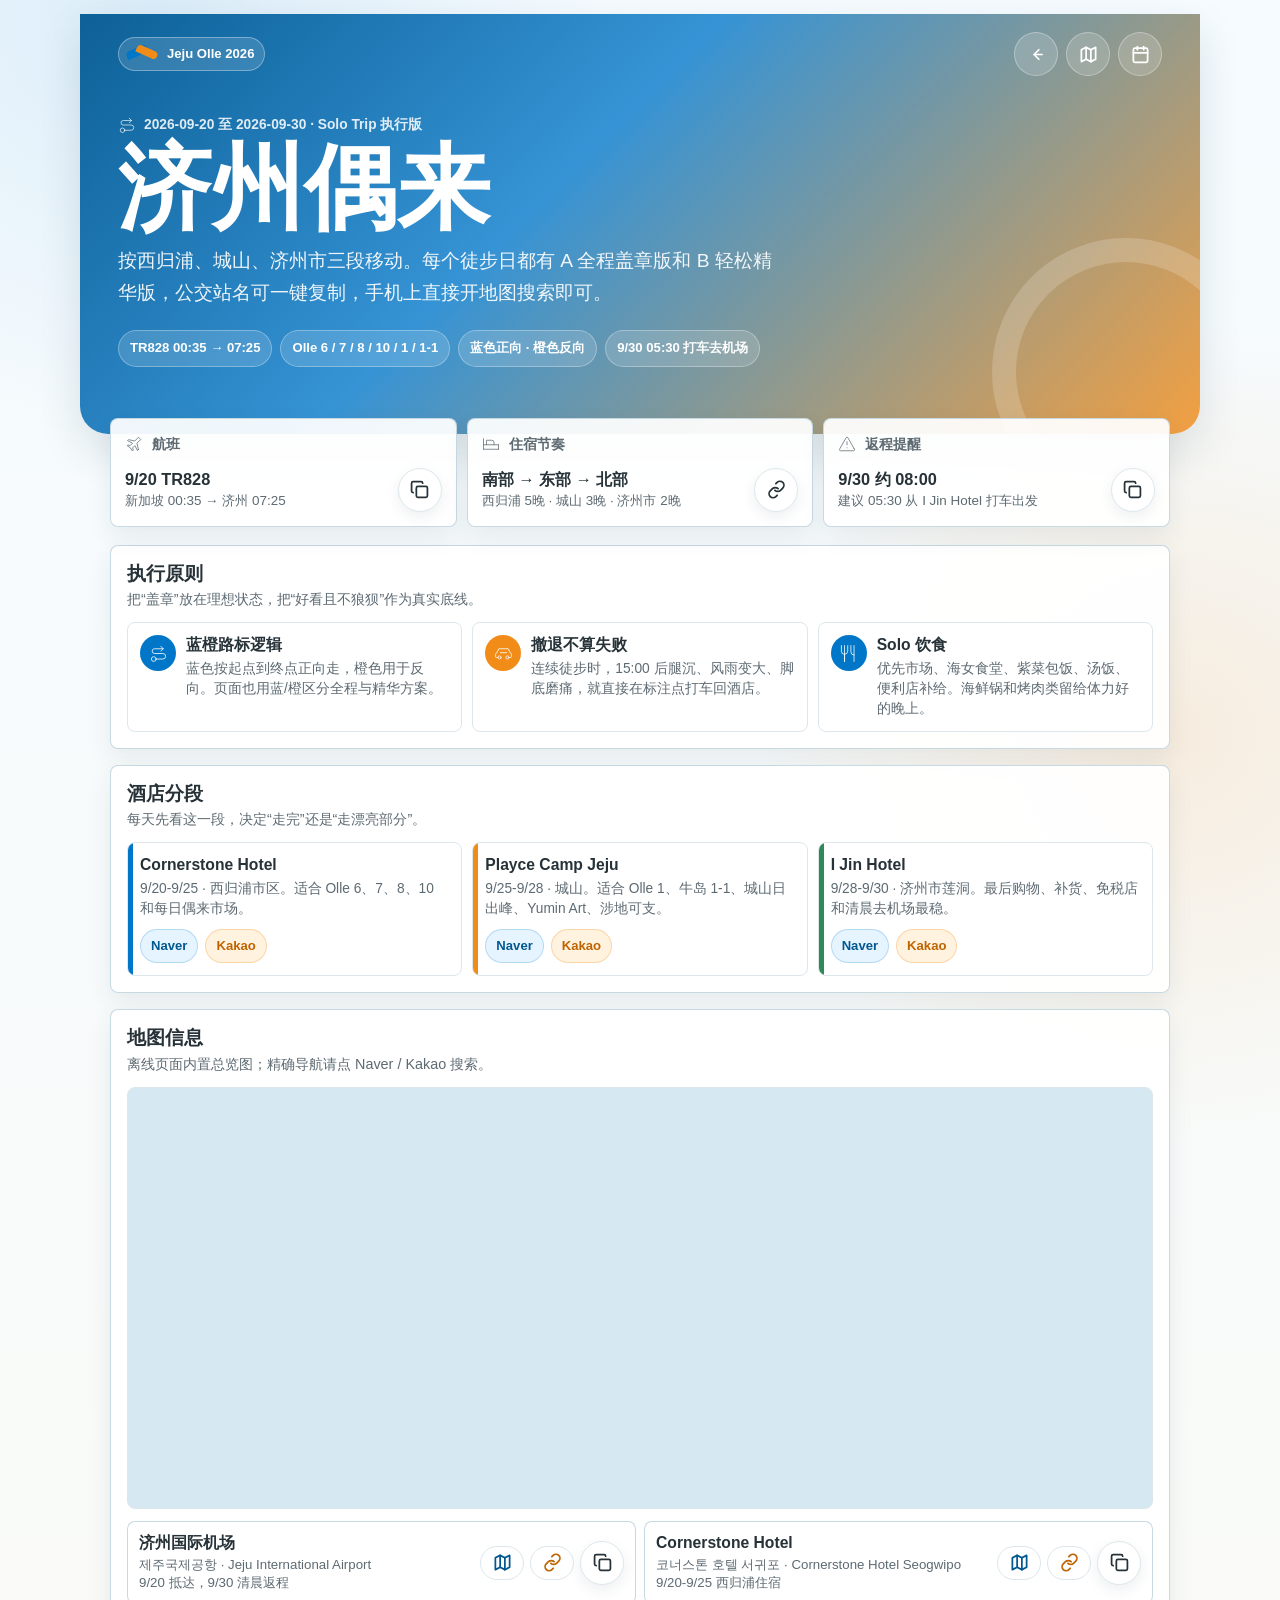
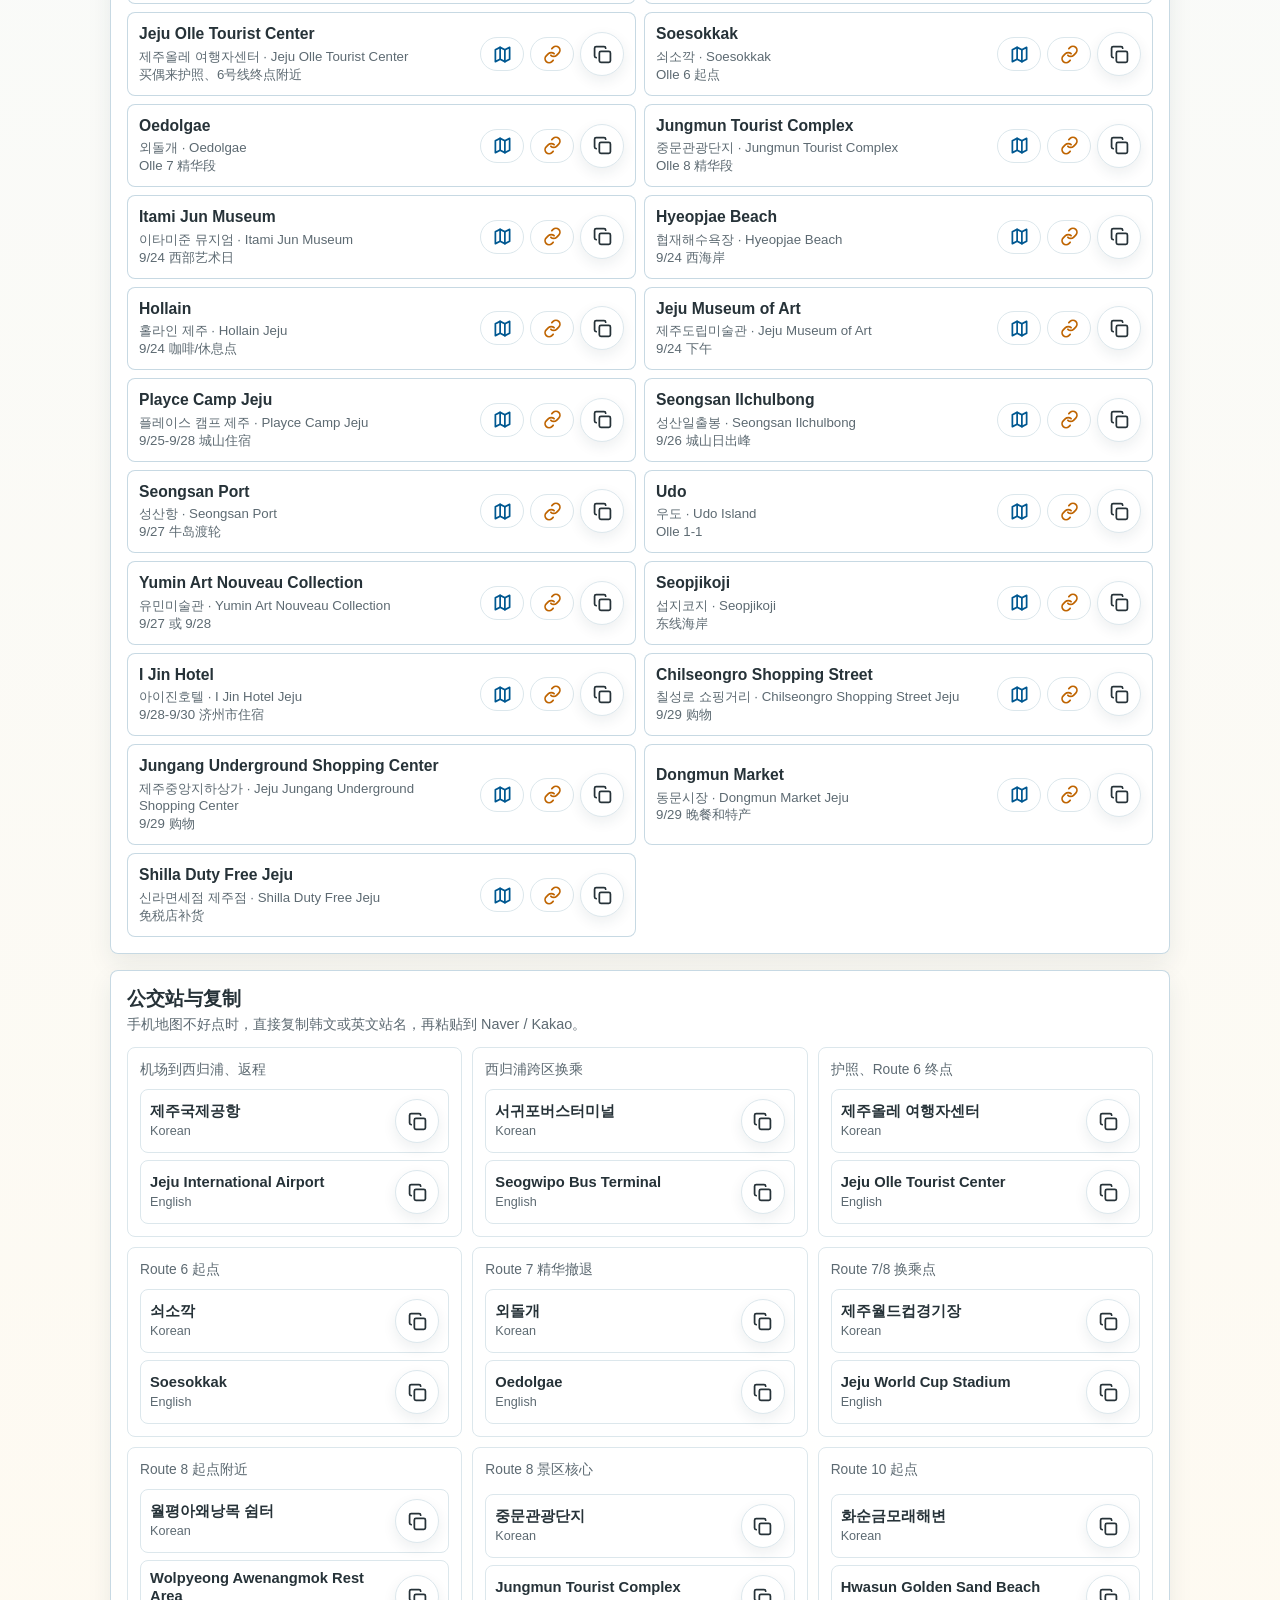
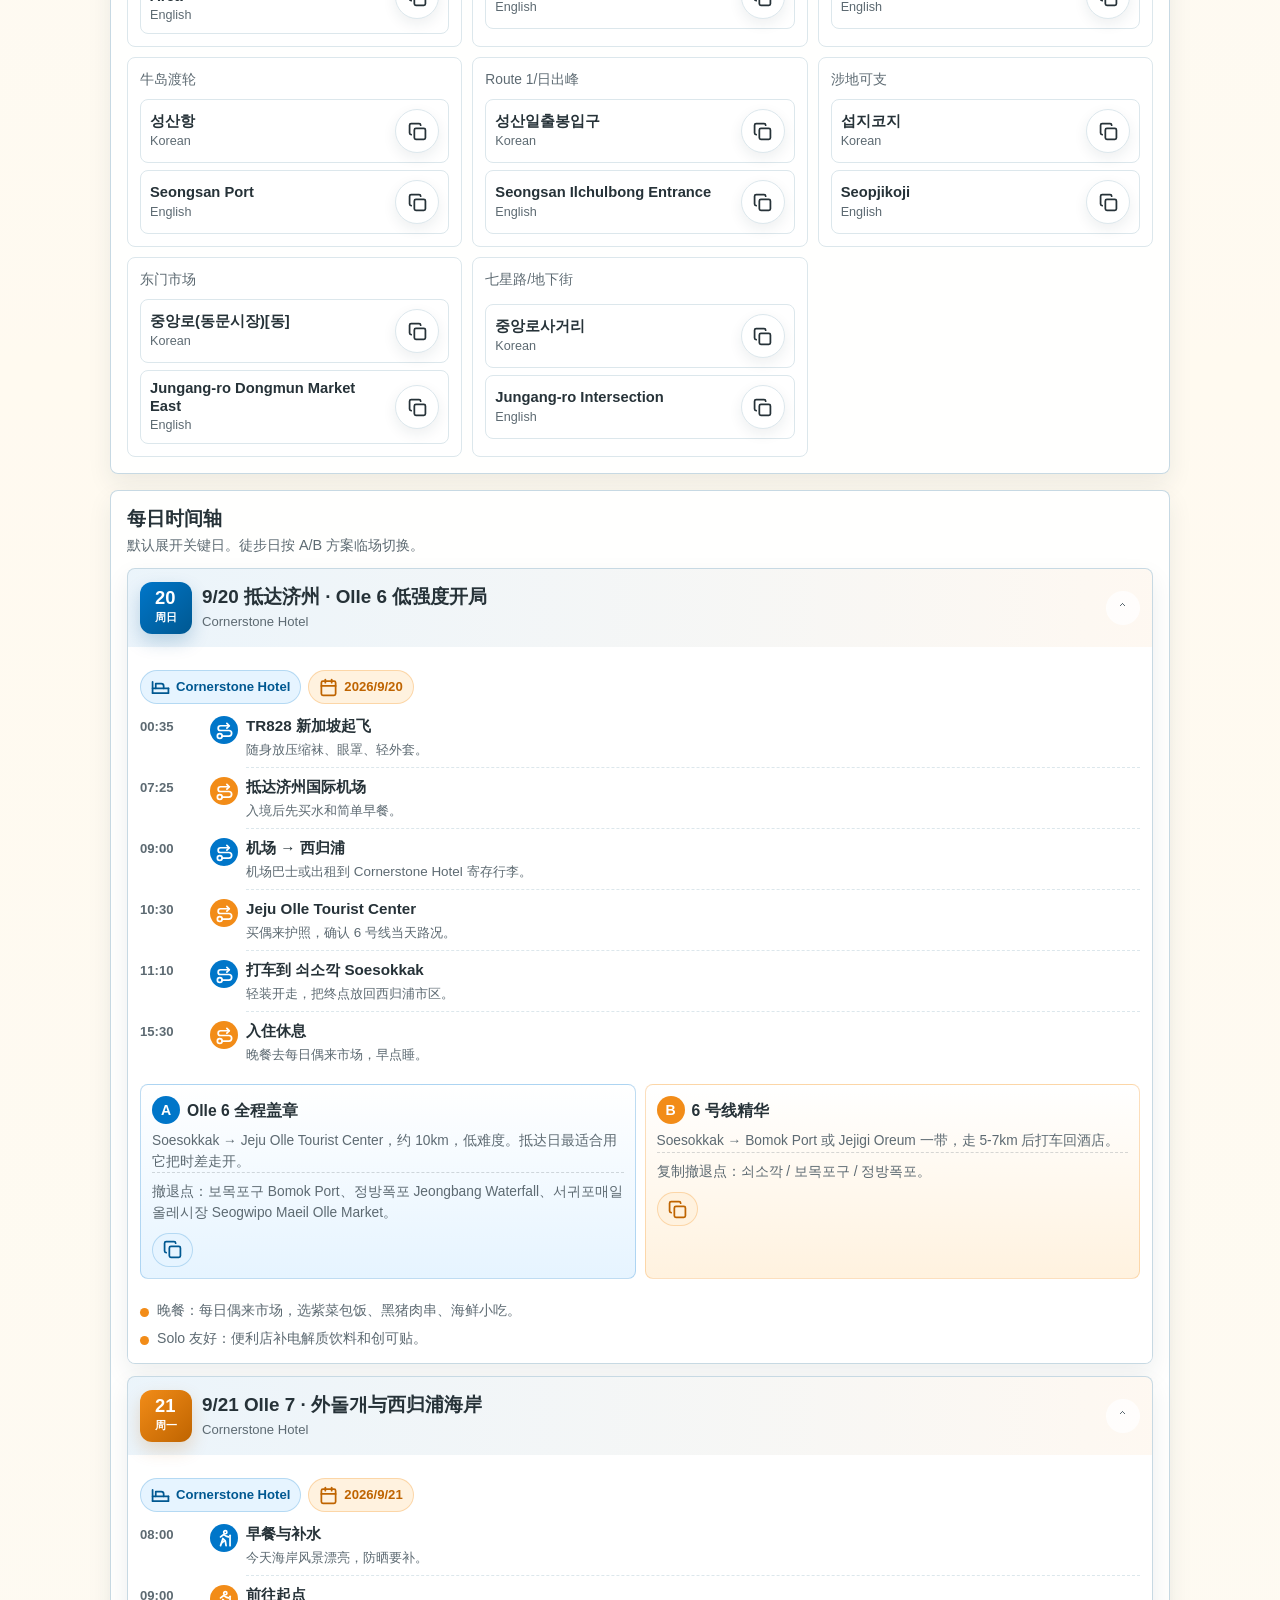
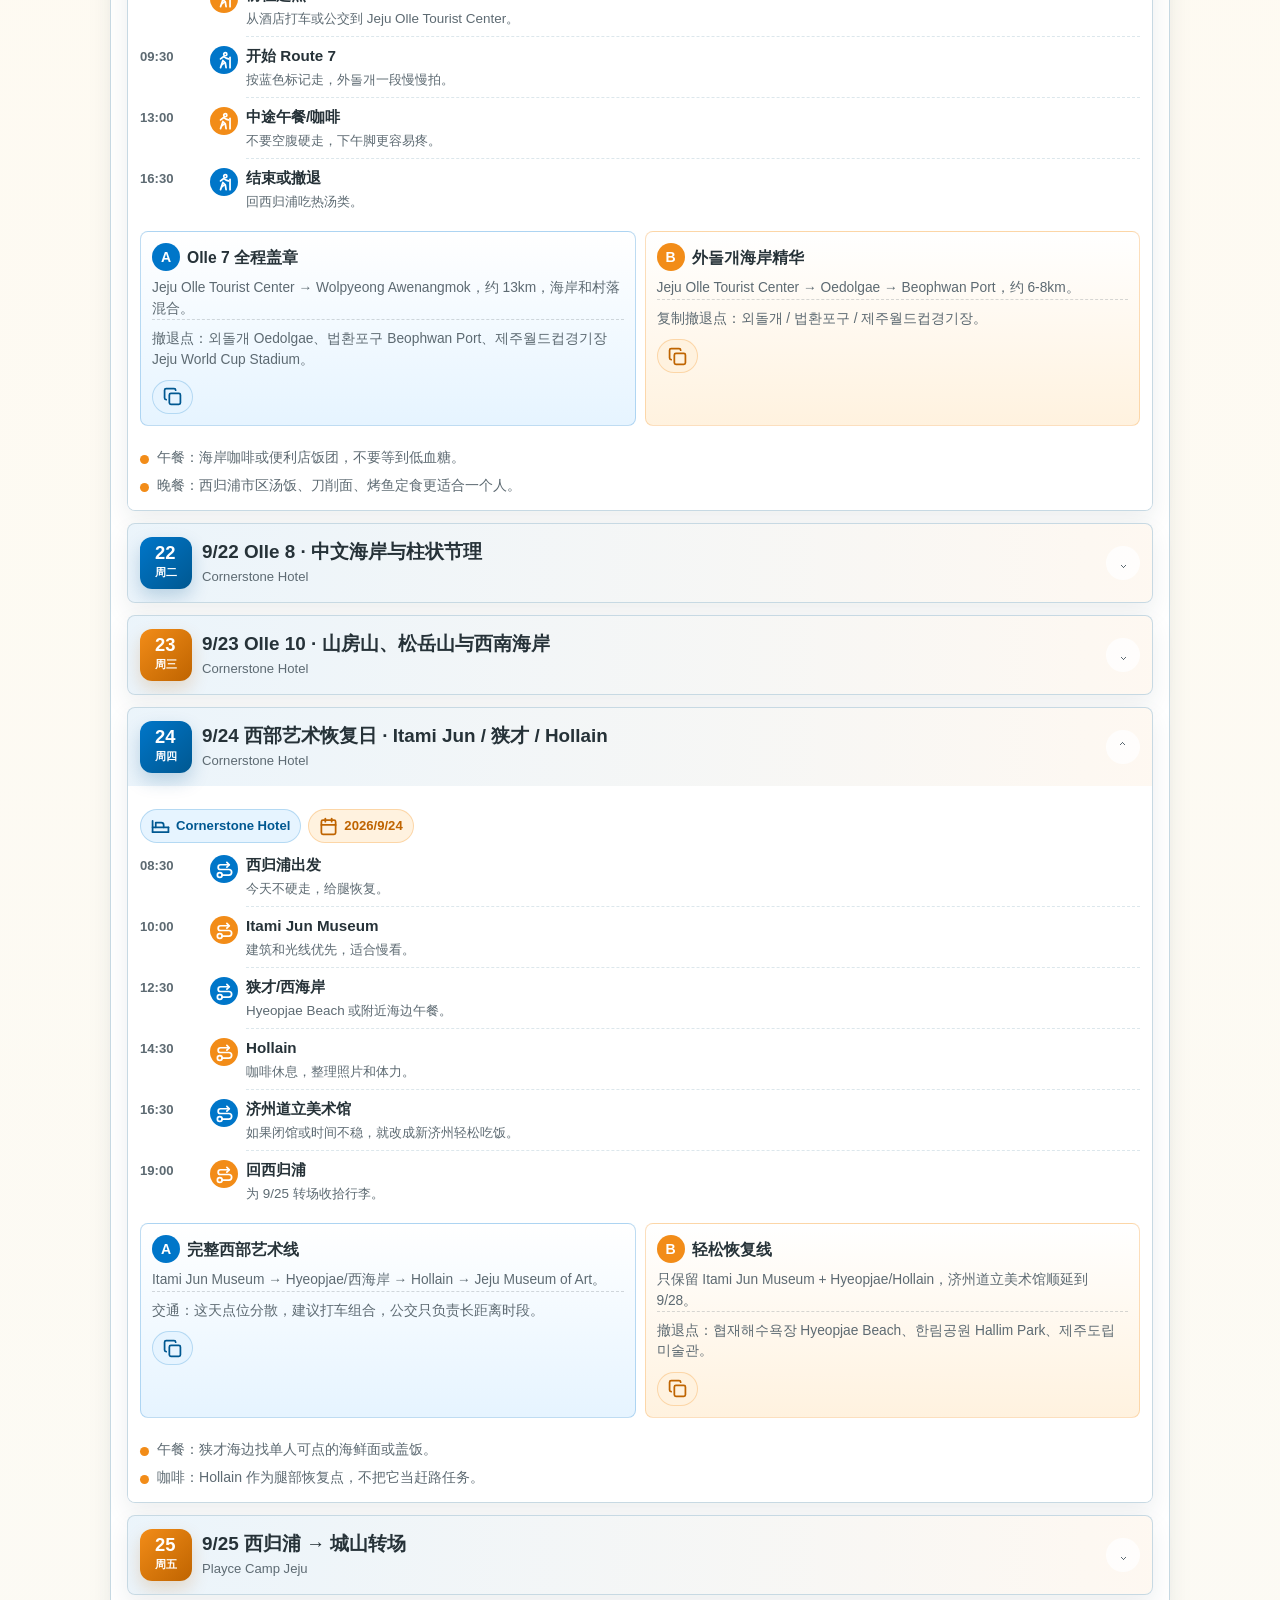
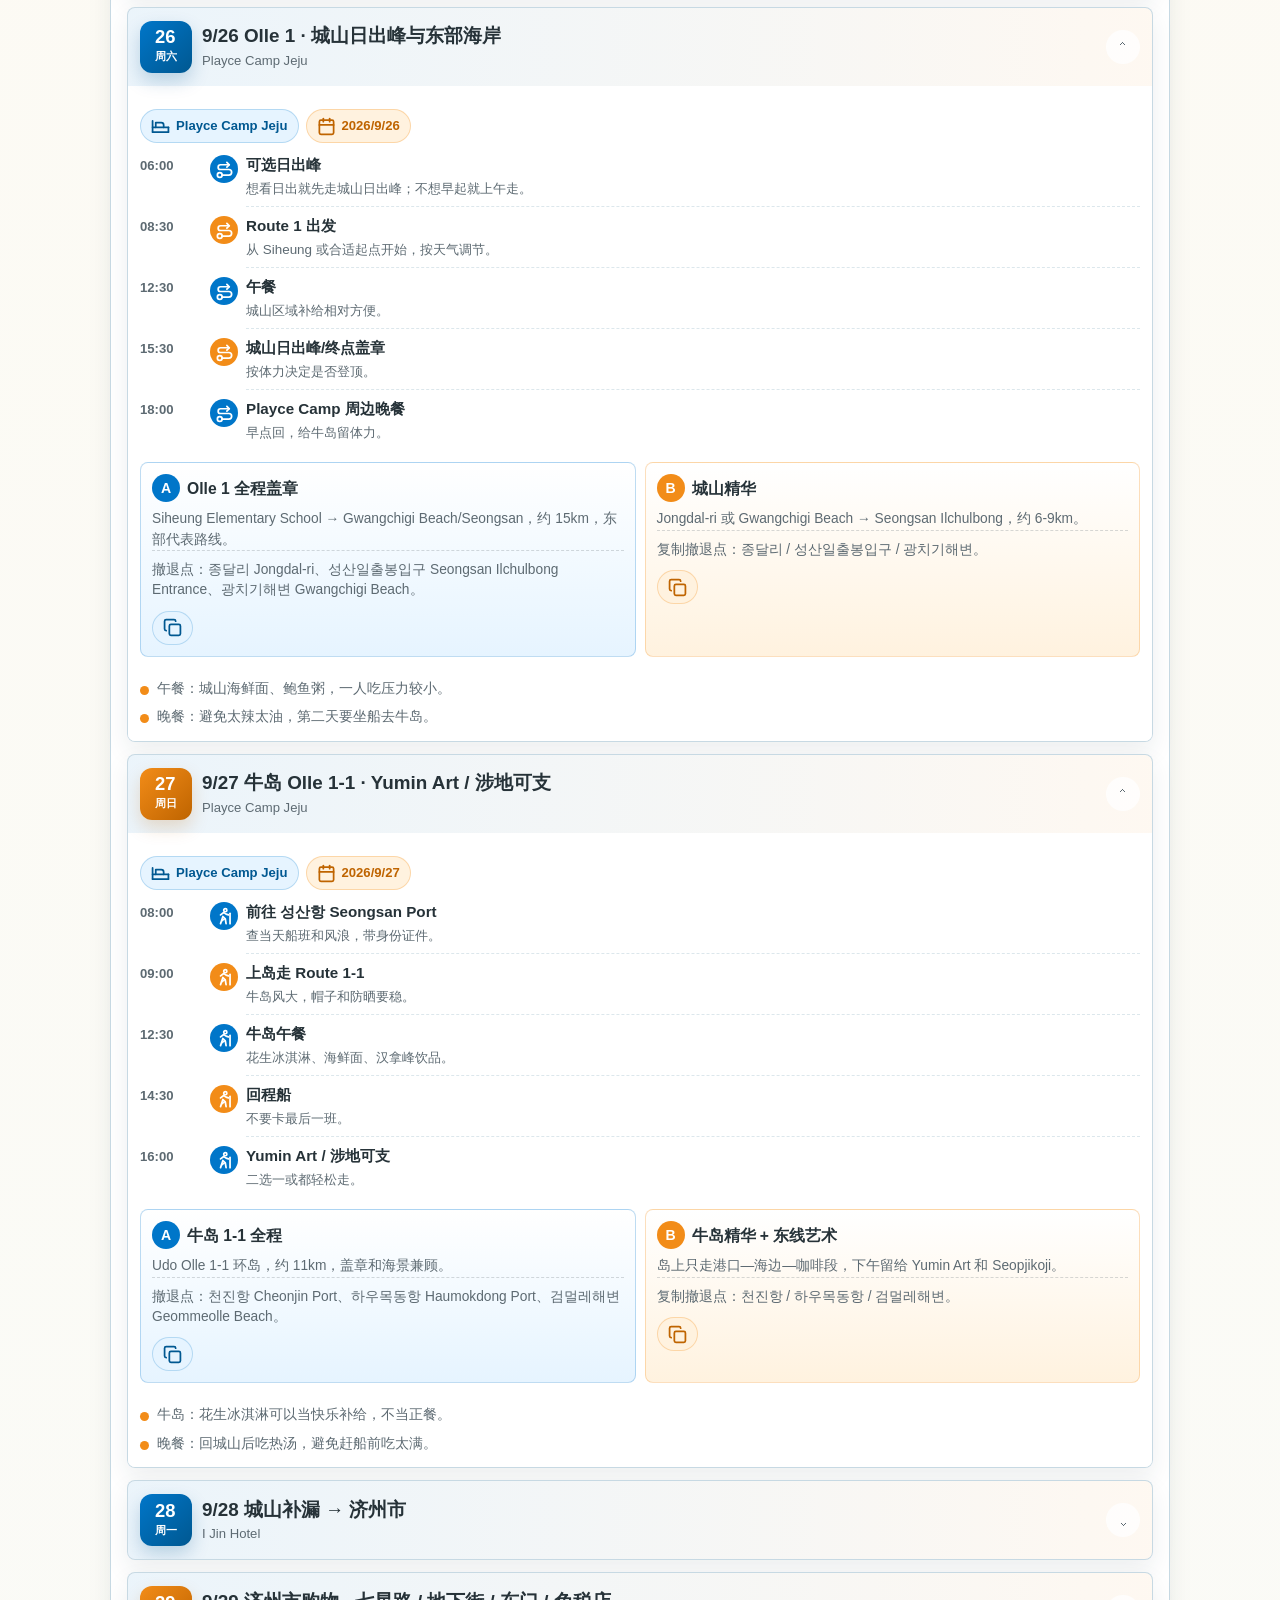
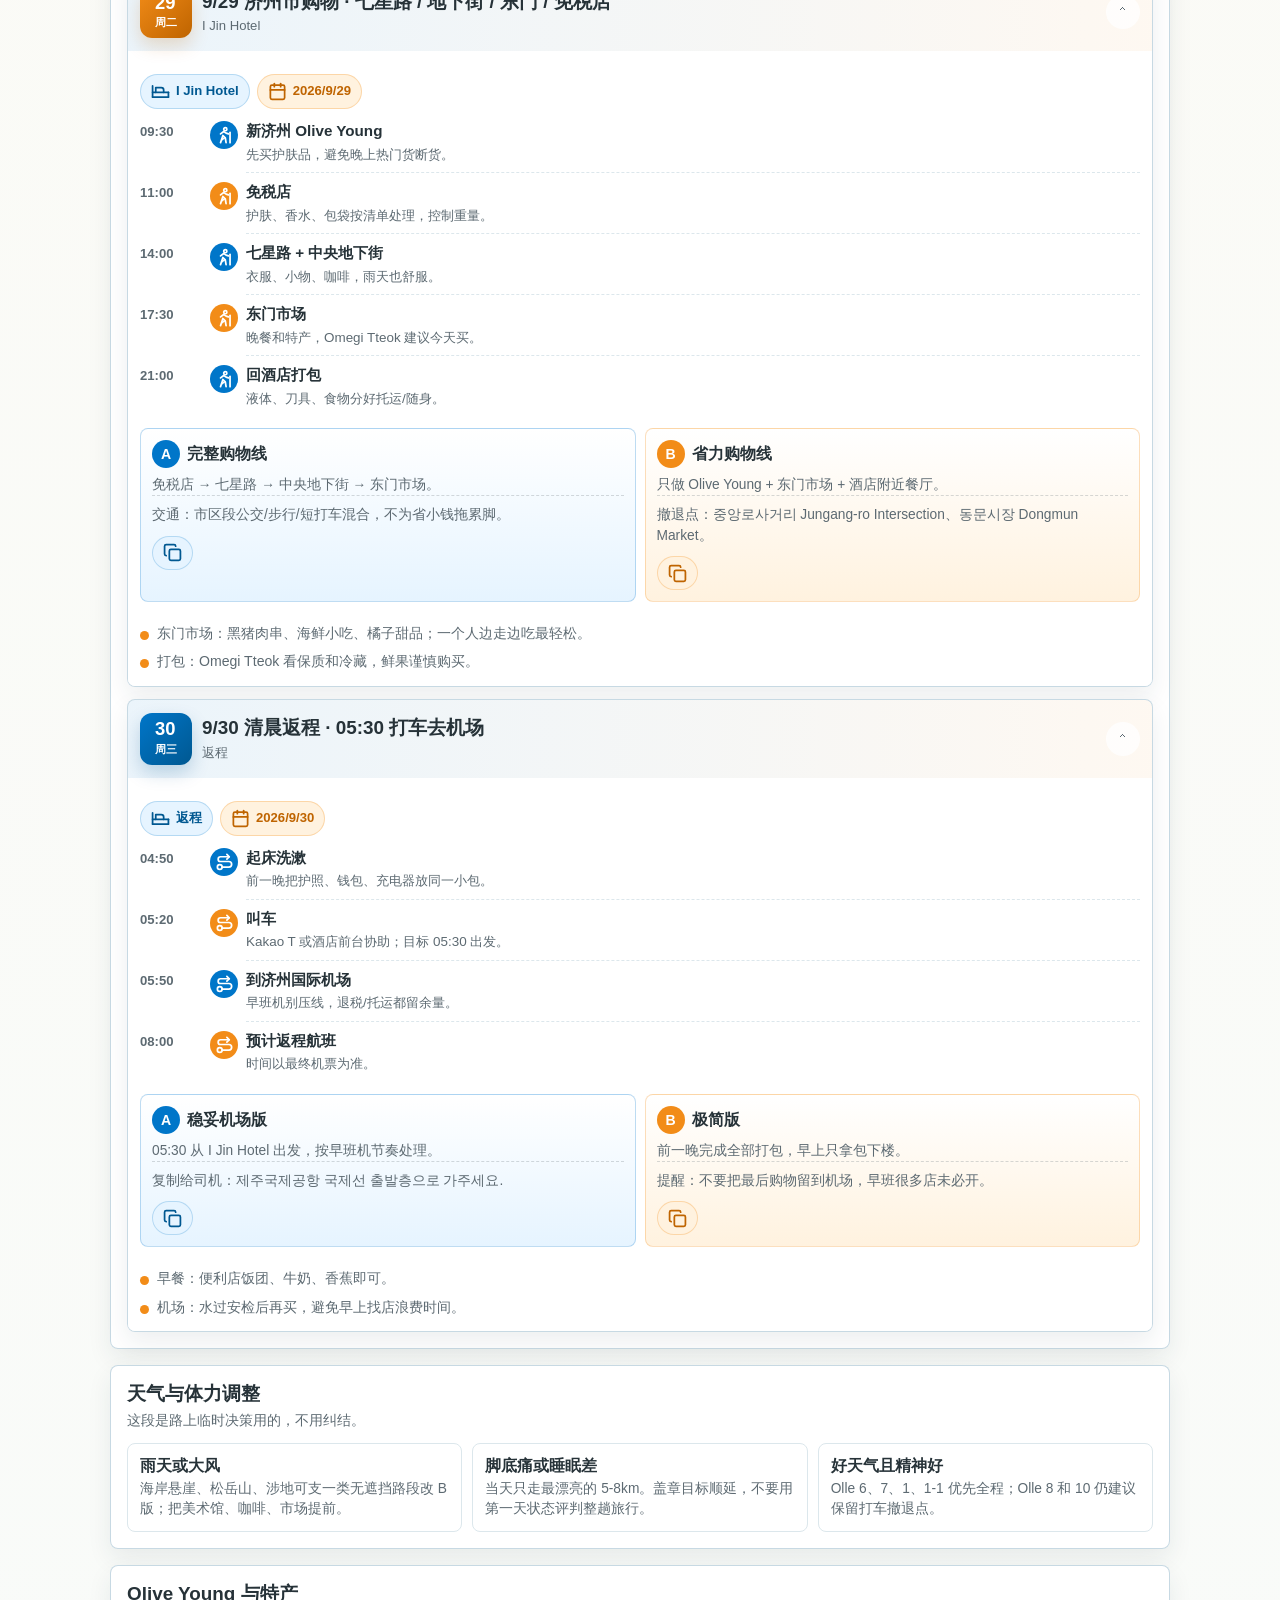
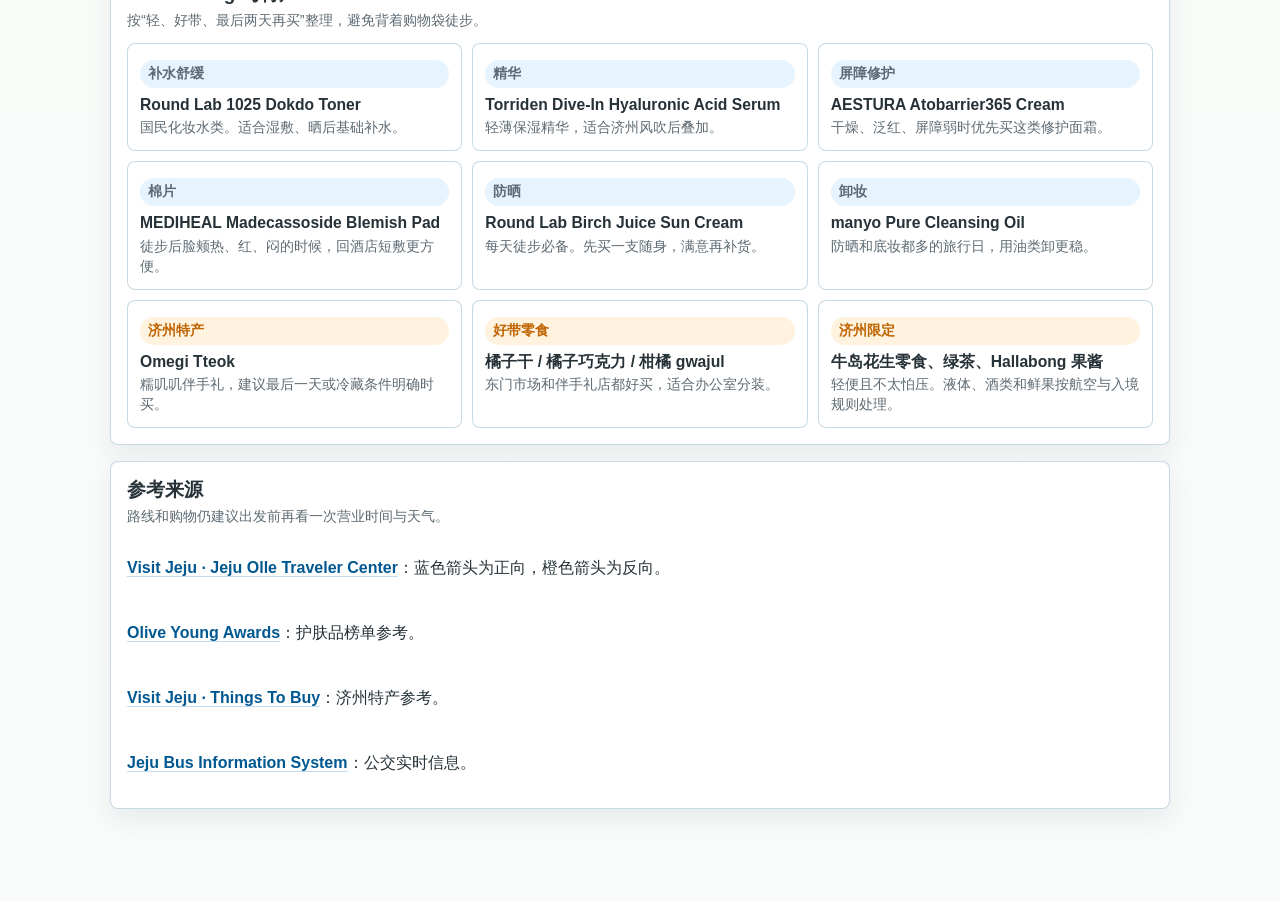
<file: jeju_olle_itinerary_2026-09-20_to_2026-09-30.html>
<!doctype html>
<html lang="zh-CN">
<head>
  <meta charset="utf-8" />
  <meta name="viewport" content="width=device-width, initial-scale=1, viewport-fit=cover" />
  <meta name="theme-color" content="#0076c9" />
  <title>济州偶来执行版 | 2026-09-20 至 2026-09-30</title>
  <link rel="icon" href="./assets/favicon.ico" sizes="any" />
  <link rel="icon" href="./assets/coco-travel-icon.svg" type="image/svg+xml" />
  <link rel="apple-touch-icon" href="./assets/apple-touch-icon.png" />
  <link rel="manifest" href="./site.webmanifest" />
  <style>
    :root {
      --olle-blue: #0076c9;
      --olle-blue-dark: #005891;
      --olle-blue-soft: #e6f4ff;
      --olle-orange: #f28c18;
      --olle-orange-dark: #bf6400;
      --olle-orange-soft: #fff2df;
      --basalt: #263238;
      --stone: #5d6a72;
      --sea-mist: #f4f9fb;
      --paper: #fffdf8;
      --card: #ffffff;
      --line: #dce7ec;
      --line-strong: #bdd3df;
      --green: #2f8a5b;
      --red: #c34a35;
      --shadow: 0 18px 44px rgba(20, 48, 67, .12);
      --shadow-soft: 0 10px 24px rgba(20, 48, 67, .08);
      --radius: 8px;
      --tap: 44px;
      color-scheme: light;
      font-family: -apple-system, BlinkMacSystemFont, "Segoe UI", "PingFang SC", "Hiragino Sans GB", "Microsoft YaHei", sans-serif;
    }

    * { box-sizing: border-box; }
    html { scroll-behavior: smooth; }
    ::selection {
      color: white;
      background: var(--olle-blue-dark);
    }

    :focus-visible {
      outline: 3px solid rgba(242, 140, 24, .72);
      outline-offset: 4px;
    }

    body {
      margin: 0;
      color: var(--basalt);
      background:
        radial-gradient(circle at 12% 0%, rgba(0, 118, 201, .11), transparent 28rem),
        radial-gradient(circle at 92% 7%, rgba(242, 140, 24, .13), transparent 26rem),
        linear-gradient(180deg, #f5fbff 0%, #fffaf0 34%, #f8fbfa 100%);
      font-size: 16px;
      line-height: 1.58;
      letter-spacing: 0;
      padding-bottom: calc(86px + env(safe-area-inset-bottom));
    }

    a { color: inherit; text-decoration: none; }
    button, input, select { font: inherit; }

    .sr-only {
      position: absolute;
      width: 1px;
      height: 1px;
      padding: 0;
      margin: -1px;
      overflow: hidden;
      clip: rect(0, 0, 0, 0);
      white-space: nowrap;
      border: 0;
    }

    .page {
      width: min(100%, 1120px);
      margin: 0 auto;
      padding: 14px clamp(14px, 4vw, 30px) 42px;
    }

    .hero {
      position: relative;
      overflow: hidden;
      color: white;
      border-radius: 0 0 20px 20px;
      margin: 0 calc(clamp(14px, 4vw, 30px) * -1) 18px;
      padding: calc(18px + env(safe-area-inset-top)) clamp(18px, 5vw, 38px) 24px;
      min-height: 330px;
      background:
        linear-gradient(135deg, rgba(0, 88, 145, .94), rgba(0, 118, 201, .78) 42%, rgba(242, 140, 24, .82)),
        url("https://images.unsplash.com/photo-1632302578892-7564cb018d69?auto=format&fit=crop&w=1800&q=82") center/cover;
      box-shadow: var(--shadow);
    }

    .hero::after {
      content: "";
      position: absolute;
      inset: auto -60px -72px auto;
      width: 220px;
      height: 220px;
      border: 24px solid rgba(255,255,255,.18);
      border-radius: 50%;
      pointer-events: none;
    }

    .hero-top {
      position: relative;
      z-index: 1;
      display: flex;
      align-items: center;
      justify-content: space-between;
      gap: 12px;
      margin-bottom: 38px;
    }

    .brand {
      display: inline-flex;
      align-items: center;
      gap: 9px;
      min-height: 34px;
      padding: 6px 10px 6px 7px;
      border: 1px solid rgba(255,255,255,.34);
      border-radius: 999px;
      background: rgba(255,255,255,.14);
      backdrop-filter: blur(16px);
      font-size: .82rem;
      font-weight: 800;
      white-space: nowrap;
    }

    .marker {
      position: relative;
      width: 32px;
      height: 20px;
      flex: 0 0 auto;
    }

    .marker::before,
    .marker::after {
      content: "";
      position: absolute;
      top: 4px;
      width: 22px;
      height: 8px;
      border-radius: 99px 99px 99px 0;
      transform: rotate(-24deg);
    }

    .marker::before { left: 0; background: var(--olle-blue); }
    .marker::after { right: 0; background: var(--olle-orange); transform: rotate(24deg); }

    .hero-actions {
      display: flex;
      gap: 8px;
      align-items: center;
    }

    .icon-link,
    .icon-btn {
      width: var(--tap);
      height: var(--tap);
      display: inline-flex;
      align-items: center;
      justify-content: center;
      border-radius: 999px;
      border: 1px solid rgba(255,255,255,.32);
      background: rgba(255,255,255,.16);
      color: currentColor;
      backdrop-filter: blur(16px);
      cursor: pointer;
    }

    .icon-btn {
      color: var(--basalt);
      border-color: var(--line);
      background: white;
      box-shadow: 0 5px 14px rgba(23,47,63,.08);
    }

    .icon-btn svg,
    .icon-link svg,
    .nav-pill svg,
    .pill svg,
    .mini-link svg,
    .timeline-icon svg { width: 19px; height: 19px; stroke-width: 2.2; }

    .icon-btn.is-done {
      color: white;
      border-color: var(--green);
      background: var(--green);
    }

    .hero-copy {
      position: relative;
      z-index: 1;
      max-width: 730px;
    }

    .eyebrow {
      display: inline-flex;
      align-items: center;
      gap: 8px;
      margin: 0 0 10px;
      color: rgba(255,255,255,.86);
      font-size: .86rem;
      font-weight: 760;
    }

    h1 {
      margin: 0;
      max-width: 10ch;
      font-size: clamp(2.25rem, 13vw, 5.8rem);
      line-height: .92;
      letter-spacing: 0;
      font-weight: 900;
      text-wrap: balance;
    }

    .hero-subtitle {
      margin: 14px 0 0;
      max-width: 660px;
      color: rgba(255,255,255,.92);
      font-size: clamp(1rem, 3.9vw, 1.2rem);
      line-height: 1.65;
    }

    .hero-chips {
      position: relative;
      z-index: 1;
      display: flex;
      gap: 8px;
      margin-top: 22px;
      overflow-x: auto;
      padding-bottom: 2px;
      scrollbar-width: none;
    }

    .hero-chips::-webkit-scrollbar { display: none; }

    .hero-chip {
      flex: 0 0 auto;
      border: 1px solid rgba(255,255,255,.30);
      border-radius: 999px;
      padding: 7px 11px;
      background: rgba(255,255,255,.15);
      color: white;
      font-size: .82rem;
      font-weight: 760;
      backdrop-filter: blur(14px);
    }

    .quick-panel {
      display: grid;
      grid-template-columns: 1fr;
      gap: 10px;
      margin: -34px 0 18px;
      position: relative;
      z-index: 2;
    }

    .summary-card,
    .section,
    .day,
    .map-card,
    .shop-card {
      border: 1px solid rgba(190, 211, 223, .86);
      border-radius: var(--radius);
      background: rgba(255, 255, 255, .93);
      box-shadow: var(--shadow-soft);
    }

    .summary-card {
      padding: 14px;
      display: grid;
      gap: 10px;
    }

    .summary-title {
      display: flex;
      align-items: center;
      gap: 9px;
      margin: 0 0 2px;
      font-size: .9rem;
      color: var(--stone);
      font-weight: 850;
    }

    .summary-main {
      display: flex;
      align-items: center;
      justify-content: space-between;
      gap: 10px;
    }

    .summary-main strong {
      display: block;
      font-size: 1.02rem;
      line-height: 1.25;
    }

    .summary-main span {
      display: block;
      color: var(--stone);
      font-size: .84rem;
      line-height: 1.35;
      margin-top: 3px;
    }

    .section {
      margin: 16px 0;
      padding: 16px;
    }

    .section-head {
      display: flex;
      align-items: flex-start;
      justify-content: space-between;
      gap: 14px;
      margin-bottom: 12px;
    }

    .section h2,
    .day-title h2 {
      margin: 0;
      font-size: 1.18rem;
      line-height: 1.25;
      letter-spacing: 0;
    }

    .section-note,
    .muted {
      margin: 4px 0 0;
      color: var(--stone);
      font-size: .9rem;
      line-height: 1.45;
    }

    .ribbon-grid,
    .hotel-grid,
    .bus-grid,
    .shop-grid,
    .logic-grid {
      display: grid;
      grid-template-columns: 1fr;
      gap: 10px;
    }

    .ribbon,
    .hotel-card,
    .bus-card,
    .logic-card {
      border: 1px solid var(--line);
      border-radius: var(--radius);
      background: #fff;
      padding: 12px;
    }

    .ribbon {
      display: grid;
      grid-template-columns: auto 1fr;
      gap: 10px;
      align-items: start;
    }

    .ribbon-icon {
      width: 36px;
      height: 36px;
      border-radius: 999px;
      display: inline-flex;
      align-items: center;
      justify-content: center;
      color: white;
      background: var(--olle-blue);
    }

    .ribbon:nth-child(even) .ribbon-icon { background: var(--olle-orange); }

    .ribbon strong,
    .hotel-card strong,
    .bus-card strong,
    .shop-card strong,
    .logic-card strong {
      display: block;
      font-size: .98rem;
      line-height: 1.25;
    }

    .ribbon span,
    .hotel-card span,
    .bus-card span,
    .shop-card span,
    .logic-card span {
      display: block;
      color: var(--stone);
      font-size: .86rem;
      line-height: 1.45;
      margin-top: 4px;
    }

    .pill-row {
      display: flex;
      gap: 7px;
      flex-wrap: wrap;
      margin-top: 10px;
    }

    .pill,
    .mini-link {
      min-height: 34px;
      display: inline-flex;
      align-items: center;
      justify-content: center;
      gap: 6px;
      border: 1px solid var(--line);
      border-radius: 999px;
      background: #fff;
      color: var(--basalt);
      padding: 6px 10px;
      font-size: .82rem;
      font-weight: 800;
      white-space: nowrap;
    }

    .pill.blue {
      border-color: rgba(0, 118, 201, .22);
      background: var(--olle-blue-soft);
      color: var(--olle-blue-dark);
    }

    .pill.orange {
      border-color: rgba(242, 140, 24, .28);
      background: var(--olle-orange-soft);
      color: var(--olle-orange-dark);
    }

    .pill.green {
      border-color: rgba(47, 138, 91, .22);
      background: #e9f7ef;
      color: #1f6943;
    }

    .map-shell {
      overflow: hidden;
      border: 1px solid var(--line);
      border-radius: var(--radius);
      background: #d6e8f2;
      min-height: 300px;
    }

    .map-shell iframe {
      display: block;
      width: 100%;
      height: min(72vw, 420px);
      min-height: 300px;
      border: 0;
    }

    .map-list {
      display: grid;
      gap: 8px;
      margin-top: 12px;
    }

    .map-card {
      box-shadow: none;
      display: grid;
      grid-template-columns: 1fr auto;
      gap: 10px;
      align-items: center;
      padding: 11px;
    }

    .map-card h3 {
      margin: 0;
      font-size: .98rem;
      line-height: 1.25;
    }

    .map-card p {
      margin: 4px 0 0;
      color: var(--stone);
      font-size: .83rem;
      line-height: 1.35;
    }

    .map-actions {
      display: flex;
      align-items: center;
      justify-content: flex-end;
      gap: 6px;
      flex-wrap: wrap;
    }

    .mini-link {
      min-width: 44px;
      width: 44px;
      padding: 0;
      border-radius: 999px;
      color: var(--olle-blue-dark);
    }

    .mini-link.kakao { color: var(--olle-orange-dark); }

    .hotel-card {
      position: relative;
      overflow: hidden;
    }

    .hotel-card::before {
      content: "";
      position: absolute;
      inset: 0 auto 0 0;
      width: 5px;
      background: var(--olle-blue);
    }

    .hotel-card:nth-child(2)::before { background: var(--olle-orange); }
    .hotel-card:nth-child(3)::before { background: var(--green); }

    .day-list {
      display: grid;
      gap: 12px;
    }

    .day {
      overflow: hidden;
    }

    .day > summary {
      display: grid;
      grid-template-columns: auto 1fr auto;
      gap: 10px;
      align-items: center;
      padding: 13px 12px;
      cursor: pointer;
      list-style: none;
      min-height: 74px;
      background: linear-gradient(90deg, rgba(0,118,201,.08), rgba(242,140,24,.06));
    }

    .day > summary::-webkit-details-marker { display: none; }

    .date-badge {
      width: 52px;
      height: 52px;
      border-radius: 12px;
      display: grid;
      place-items: center;
      color: white;
      background: linear-gradient(135deg, var(--olle-blue), var(--olle-blue-dark));
      box-shadow: 0 8px 18px rgba(0, 88, 145, .22);
    }

    .date-badge strong {
      display: block;
      font-size: 1.15rem;
      line-height: 1;
    }

    .date-badge span {
      display: block;
      font-size: .67rem;
      font-weight: 850;
      margin-top: 2px;
    }

    .day:nth-of-type(even) .date-badge {
      background: linear-gradient(135deg, var(--olle-orange), var(--olle-orange-dark));
      box-shadow: 0 8px 18px rgba(191, 100, 0, .20);
    }

    .day-title {
      min-width: 0;
    }

    .day-title h2 {
      font-size: 1.02rem;
      white-space: normal;
    }

    .day-title p {
      margin: 4px 0 0;
      color: var(--stone);
      font-size: .82rem;
      line-height: 1.34;
    }

    .chevron {
      width: 34px;
      height: 34px;
      border-radius: 999px;
      display: inline-flex;
      align-items: center;
      justify-content: center;
      background: rgba(255,255,255,.8);
      color: var(--stone);
      transition: transform .2s ease;
    }

    .day[open] .chevron { transform: rotate(180deg); }

    .day-body {
      padding: 13px 12px 14px;
      display: grid;
      gap: 12px;
      background: rgba(255, 255, 255, .88);
    }

    .timeline {
      display: grid;
      gap: 9px;
    }

    .timeline-row {
      display: grid;
      grid-template-columns: 62px 28px 1fr;
      gap: 8px;
      align-items: start;
    }

    .time {
      color: var(--stone);
      font-size: .82rem;
      font-weight: 850;
      line-height: 1.25;
      padding-top: 3px;
    }

    .timeline-icon {
      width: 28px;
      height: 28px;
      border-radius: 999px;
      display: inline-flex;
      align-items: center;
      justify-content: center;
      color: white;
      background: var(--olle-blue);
      margin-top: 0;
    }

    .timeline-row:nth-child(even) .timeline-icon { background: var(--olle-orange); }

    .timeline-copy {
      min-width: 0;
      border-bottom: 1px dashed var(--line);
      padding-bottom: 8px;
    }

    .timeline-row:last-child .timeline-copy { border-bottom: 0; }

    .timeline-copy strong {
      display: block;
      font-size: .95rem;
      line-height: 1.35;
    }

    .timeline-copy span {
      display: block;
      margin-top: 3px;
      color: var(--stone);
      font-size: .84rem;
      line-height: 1.45;
    }

    .route-options {
      display: grid;
      gap: 9px;
    }

    .option-card {
      border: 1px solid var(--line);
      border-radius: var(--radius);
      padding: 11px;
      background: #fff;
    }

    .option-card.a {
      border-color: rgba(0, 118, 201, .25);
      background: linear-gradient(180deg, #fff, var(--olle-blue-soft));
    }

    .option-card.b {
      border-color: rgba(242, 140, 24, .28);
      background: linear-gradient(180deg, #fff, var(--olle-orange-soft));
    }

    .option-head {
      display: flex;
      align-items: center;
      gap: 7px;
      margin-bottom: 7px;
    }

    .option-label {
      width: 28px;
      height: 28px;
      display: inline-grid;
      place-items: center;
      border-radius: 999px;
      color: white;
      background: var(--olle-blue);
      font-size: .88rem;
      font-weight: 900;
    }

    .option-card.b .option-label { background: var(--olle-orange); }

    .option-card h3 {
      margin: 0;
      font-size: .98rem;
      line-height: 1.25;
    }

    .option-card p {
      margin: 0;
      color: var(--stone);
      font-size: .86rem;
      line-height: 1.48;
    }

    .retreat {
      margin-top: 9px;
      padding-top: 9px;
      border-top: 1px dashed rgba(93,106,114,.25);
    }

    .copy-line {
      display: grid;
      grid-template-columns: 1fr auto;
      gap: 8px;
      align-items: center;
      border: 1px solid var(--line);
      border-radius: var(--radius);
      padding: 9px;
      background: #fff;
    }

    .copy-line strong {
      display: block;
      font-size: .92rem;
      line-height: 1.2;
    }

    .copy-line span {
      display: block;
      color: var(--stone);
      font-size: .79rem;
      line-height: 1.25;
      margin-top: 3px;
    }

    .bus-card {
      display: grid;
      gap: 9px;
      align-items: start;
    }

    .bus-card > span {
      margin-top: 0;
    }

    .bus-names {
      display: grid;
      gap: 7px;
    }

    .food-list {
      display: grid;
      gap: 8px;
      margin-top: 9px;
    }

    .food-item {
      display: grid;
      grid-template-columns: auto 1fr;
      gap: 8px;
      align-items: start;
      color: var(--stone);
      font-size: .88rem;
      line-height: 1.45;
    }

    .dot {
      width: 9px;
      height: 9px;
      border-radius: 99px;
      background: var(--olle-orange);
      margin-top: 8px;
    }

    .shop-grid {
      grid-template-columns: 1fr;
    }

    .shop-card {
      box-shadow: none;
      padding: 12px;
    }

    .tag {
      display: inline-flex;
      align-items: center;
      min-height: 26px;
      border-radius: 999px;
      padding: 4px 8px;
      background: var(--olle-blue-soft);
      color: var(--olle-blue-dark);
      font-size: .75rem;
      font-weight: 900;
      margin-bottom: 7px;
    }

    .tag.orange {
      background: var(--olle-orange-soft);
      color: var(--olle-orange-dark);
    }

    .source-list {
      display: grid;
      gap: 8px;
    }

    .source-list a {
      border-bottom: 1px solid rgba(0, 118, 201, .25);
      color: var(--olle-blue-dark);
      font-weight: 760;
    }

    .mobile-rail {
      position: fixed;
      left: 0;
      right: 0;
      bottom: 0;
      z-index: 20;
      display: grid;
      grid-template-columns: repeat(5, 1fr);
      gap: 4px;
      padding: 8px 10px calc(8px + env(safe-area-inset-bottom));
      border-top: 1px solid rgba(189, 211, 223, .9);
      background: rgba(255, 255, 255, .94);
      backdrop-filter: blur(18px);
      box-shadow: 0 -12px 28px rgba(20,48,67,.10);
    }

    .nav-pill {
      min-height: 50px;
      display: grid;
      place-items: center;
      gap: 2px;
      color: var(--stone);
      border-radius: 8px;
      font-size: .72rem;
      font-weight: 900;
    }

    .nav-pill:active,
    .nav-pill:focus-visible {
      color: var(--olle-blue-dark);
      background: var(--olle-blue-soft);
      outline: 0;
    }

    .toast {
      position: fixed;
      left: 50%;
      bottom: calc(78px + env(safe-area-inset-bottom));
      z-index: 40;
      transform: translateX(-50%) translateY(14px);
      max-width: min(92vw, 460px);
      border-radius: 999px;
      padding: 9px 13px;
      color: white;
      background: rgba(38, 50, 56, .94);
      opacity: 0;
      pointer-events: none;
      transition: opacity .18s ease, transform .18s ease;
      font-size: .84rem;
      font-weight: 800;
      text-align: center;
      box-shadow: 0 12px 32px rgba(0,0,0,.22);
    }

    .toast.show {
      opacity: 1;
      transform: translateX(-50%) translateY(0);
    }

    @media (min-width: 700px) {
      body { padding-bottom: 34px; }
      .hero { min-height: 420px; border-radius: 0 0 28px 28px; }
      .quick-panel { grid-template-columns: repeat(3, 1fr); }
      .ribbon-grid, .hotel-grid, .logic-grid { grid-template-columns: repeat(3, 1fr); }
      .bus-grid, .shop-grid { grid-template-columns: repeat(2, 1fr); }
      .map-list { grid-template-columns: repeat(2, 1fr); }
      .route-options { grid-template-columns: repeat(2, 1fr); }
      .day-title h2 { font-size: 1.18rem; }
      .mobile-rail { display: none; }
    }

    @media (min-width: 980px) {
      .bus-grid, .shop-grid { grid-template-columns: repeat(3, 1fr); }
    }

    @media (max-width: 380px) {
      body { font-size: 15px; }
      .page { padding-left: 12px; padding-right: 12px; }
      .hero { padding-left: 16px; padding-right: 16px; }
      .brand { padding-right: 7px; }
      .brand-label { display: none; }
      .timeline-row { grid-template-columns: 54px 24px 1fr; gap: 7px; }
      .timeline-icon { width: 24px; height: 24px; }
      .time { font-size: .76rem; }
      .day > summary { grid-template-columns: auto 1fr 30px; padding-left: 10px; padding-right: 9px; }
      .date-badge { width: 48px; height: 48px; }
      .icon-btn, .icon-link { width: 42px; height: 42px; }
    }

    @media print {
      @page { size: A4; margin: 10mm; }
      body {
        background: white;
        color: #111;
        padding: 0;
        font-size: 11pt;
      }
      .page { width: 100%; padding: 0; }
      .hero {
        min-height: auto;
        margin: 0 0 12mm;
        border-radius: 0;
        box-shadow: none;
        background: white;
        color: #111;
        padding: 0;
      }
      .hero::after, .hero-actions, .mobile-rail, .map-shell, .icon-btn, .mini-link, .toast { display: none !important; }
      .hero-chip, .brand, .summary-card, .section, .day, .map-card, .shop-card {
        box-shadow: none;
        break-inside: avoid;
      }
      .hero-chip, .brand { border-color: #bbb; color: #111; background: #fff; }
      .day { margin-bottom: 8mm; }
      details.day:not([open]) .day-body { display: block; }
      .chevron { display: none; }
      a { text-decoration: underline; }
    }
  </style>
</head>
<body>
  <svg aria-hidden="true" width="0" height="0" style="position:absolute">
    <symbol id="i-map" viewBox="0 0 24 24" fill="none" stroke="currentColor" stroke-linecap="round" stroke-linejoin="round"><path d="M9 18 3 21V6l6-3 6 3 6-3v15l-6 3-6-3Z"/><path d="M9 3v15"/><path d="M15 6v15"/></symbol>
    <symbol id="i-arrow-left" viewBox="0 0 24 24" fill="none" stroke="currentColor" stroke-linecap="round" stroke-linejoin="round"><path d="m15 18-6-6 6-6"/><path d="M9 12h10"/></symbol>
    <symbol id="i-calendar" viewBox="0 0 24 24" fill="none" stroke="currentColor" stroke-linecap="round" stroke-linejoin="round"><path d="M8 2v4"/><path d="M16 2v4"/><path d="M3 10h18"/><rect width="18" height="18" x="3" y="4" rx="2"/></symbol>
    <symbol id="i-bed" viewBox="0 0 24 24" fill="none" stroke="currentColor" stroke-linecap="round" stroke-linejoin="round"><path d="M2 19V5"/><path d="M2 13h20"/><path d="M22 19v-6"/><path d="M6 13V7h7a3 3 0 0 1 3 3v3"/><path d="M2 19h20"/></symbol>
    <symbol id="i-plane" viewBox="0 0 24 24" fill="none" stroke="currentColor" stroke-linecap="round" stroke-linejoin="round"><path d="M17.8 19.2 16 11l5-5-3-3-5 5-8.2-1.8L3.4 7.6 10 11l-3 3-3.1-.7-1 1 4.2 2.8 2.8 4.2 1-1-.7-3.1 3-3 3.4 6.6 1.2-1.6Z"/></symbol>
    <symbol id="i-hike" viewBox="0 0 24 24" fill="none" stroke="currentColor" stroke-linecap="round" stroke-linejoin="round"><circle cx="13" cy="4" r="2"/><path d="M7 21 10 12l3 3 1 6"/><path d="m7 10 4-3 3 2 3 1"/><path d="M19 8v13"/><path d="m12 15-3 2"/></symbol>
    <symbol id="i-bus" viewBox="0 0 24 24" fill="none" stroke="currentColor" stroke-linecap="round" stroke-linejoin="round"><path d="M8 6v6"/><path d="M16 6v6"/><path d="M3 11h18"/><path d="M5 19h14a2 2 0 0 0 2-2V6a4 4 0 0 0-4-4H7a4 4 0 0 0-4 4v11a2 2 0 0 0 2 2Z"/><path d="M7 19v2"/><path d="M17 19v2"/></symbol>
    <symbol id="i-shop" viewBox="0 0 24 24" fill="none" stroke="currentColor" stroke-linecap="round" stroke-linejoin="round"><path d="M6 2 3 6v14a2 2 0 0 0 2 2h14a2 2 0 0 0 2-2V6l-3-4Z"/><path d="M3 6h18"/><path d="M16 10a4 4 0 0 1-8 0"/></symbol>
    <symbol id="i-copy" viewBox="0 0 24 24" fill="none" stroke="currentColor" stroke-linecap="round" stroke-linejoin="round"><rect width="14" height="14" x="8" y="8" rx="2"/><path d="M4 16c-1.1 0-2-.9-2-2V4c0-1.1.9-2 2-2h10c1.1 0 2 .9 2 2"/></symbol>
    <symbol id="i-check" viewBox="0 0 24 24" fill="none" stroke="currentColor" stroke-linecap="round" stroke-linejoin="round"><path d="M20 6 9 17l-5-5"/></symbol>
    <symbol id="i-car" viewBox="0 0 24 24" fill="none" stroke="currentColor" stroke-linecap="round" stroke-linejoin="round"><path d="M19 17h2c.6 0 1-.4 1-1v-3c0-.9-.7-1.7-1.5-1.9L18 6H6l-2.5 5.1C2.7 11.3 2 12.1 2 13v3c0 .6.4 1 1 1h2"/><circle cx="7" cy="17" r="2"/><circle cx="17" cy="17" r="2"/><path d="M8 11h8"/></symbol>
    <symbol id="i-food" viewBox="0 0 24 24" fill="none" stroke="currentColor" stroke-linecap="round" stroke-linejoin="round"><path d="M3 2v7a4 4 0 0 0 4 4v9"/><path d="M7 2v20"/><path d="M11 2v7a4 4 0 0 1-4 4"/><path d="M19 2v20"/><path d="M15 2v8a4 4 0 0 0 4 4"/></symbol>
    <symbol id="i-link" viewBox="0 0 24 24" fill="none" stroke="currentColor" stroke-linecap="round" stroke-linejoin="round"><path d="M10 13a5 5 0 0 0 7.1 0l2.8-2.8a5 5 0 0 0-7.1-7.1L11.2 4.7"/><path d="M14 11a5 5 0 0 0-7.1 0l-2.8 2.8a5 5 0 0 0 7.1 7.1l1.6-1.6"/></symbol>
    <symbol id="i-alert" viewBox="0 0 24 24" fill="none" stroke="currentColor" stroke-linecap="round" stroke-linejoin="round"><path d="m21.7 18.6-8.5-15a1.4 1.4 0 0 0-2.4 0l-8.5 15A1.4 1.4 0 0 0 3.5 21h17a1.4 1.4 0 0 0 1.2-2.4Z"/><path d="M12 9v4"/><path d="M12 17h.01"/></symbol>
    <symbol id="i-spark" viewBox="0 0 24 24" fill="none" stroke="currentColor" stroke-linecap="round" stroke-linejoin="round"><path d="m12 3 1.7 5.2L19 10l-5.3 1.8L12 17l-1.7-5.2L5 10l5.3-1.8Z"/><path d="M19 17v4"/><path d="M21 19h-4"/></symbol>
    <symbol id="i-route" viewBox="0 0 24 24" fill="none" stroke="currentColor" stroke-linecap="round" stroke-linejoin="round"><circle cx="6" cy="19" r="3"/><path d="M9 19h8.5a3.5 3.5 0 0 0 0-7H7a3 3 0 0 1 0-6h11"/><path d="m15 3 3 3-3 3"/></symbol>
    <symbol id="i-sun" viewBox="0 0 24 24" fill="none" stroke="currentColor" stroke-linecap="round" stroke-linejoin="round"><circle cx="12" cy="12" r="4"/><path d="M12 2v2"/><path d="M12 20v2"/><path d="m4.93 4.93 1.41 1.41"/><path d="m17.66 17.66 1.41 1.41"/><path d="M2 12h2"/><path d="M20 12h2"/><path d="m6.34 17.66-1.41 1.41"/><path d="m19.07 4.93-1.41 1.41"/></symbol>
  </svg>

  <main class="page">
    <header class="hero" id="top">
      <div class="hero-top">
        <a class="brand" href="./" aria-label="返回 Coco Travel 首页"><span class="marker"></span><span class="brand-label">Jeju Olle 2026</span></a>
        <div class="hero-actions">
          <a class="icon-link" href="./" aria-label="返回行程首页"><svg><use href="#i-arrow-left"/></svg></a>
          <a class="icon-link" href="#map" aria-label="查看地图"><svg><use href="#i-map"/></svg></a>
          <a class="icon-link" href="javascript:window.print()" aria-label="打印"><svg><use href="#i-calendar"/></svg></a>
        </div>
      </div>
      <div class="hero-copy">
        <p class="eyebrow"><svg width="18" height="18"><use href="#i-route"/></svg> 2026-09-20 至 2026-09-30 · Solo Trip 执行版</p>
        <h1>济州偶来</h1>
        <p class="hero-subtitle">按西归浦、城山、济州市三段移动。每个徒步日都有 A 全程盖章版和 B 轻松精华版，公交站名可一键复制，手机上直接开地图搜索即可。</p>
      </div>
      <div class="hero-chips" aria-label="行程重点">
        <span class="hero-chip">TR828 00:35 → 07:25</span>
        <span class="hero-chip">Olle 6 / 7 / 8 / 10 / 1 / 1-1</span>
        <span class="hero-chip">蓝色正向 · 橙色反向</span>
        <span class="hero-chip">9/30 05:30 打车去机场</span>
      </div>
    </header>

    <section class="quick-panel" aria-label="顶部总览">
      <article class="summary-card">
        <p class="summary-title"><svg width="18" height="18"><use href="#i-plane"/></svg> 航班</p>
        <div class="summary-main">
          <div><strong>9/20 TR828</strong><span>新加坡 00:35 → 济州 07:25</span></div>
          <button class="icon-btn copy-btn" data-copy="TR828 Singapore 00:35 to Jeju 07:25" aria-label="复制航班信息"><svg><use href="#i-copy"/></svg></button>
        </div>
      </article>
      <article class="summary-card">
        <p class="summary-title"><svg width="18" height="18"><use href="#i-bed"/></svg> 住宿节奏</p>
        <div class="summary-main">
          <div><strong>南部 → 东部 → 北部</strong><span>西归浦 5晚 · 城山 3晚 · 济州市 2晚</span></div>
          <a class="icon-btn" href="#hotels" aria-label="查看住宿"><svg><use href="#i-link"/></svg></a>
        </div>
      </article>
      <article class="summary-card">
        <p class="summary-title"><svg width="18" height="18"><use href="#i-alert"/></svg> 返程提醒</p>
        <div class="summary-main">
          <div><strong>9/30 约 08:00</strong><span>建议 05:30 从 I Jin Hotel 打车出发</span></div>
          <button class="icon-btn copy-btn" data-copy="I Jin Hotel to Jeju International Airport. Leave around 05:30 for 08:00 flight." aria-label="复制返程提醒"><svg><use href="#i-copy"/></svg></button>
        </div>
      </article>
    </section>

    <section class="section" id="overview">
      <div class="section-head">
        <div>
          <h2>执行原则</h2>
          <p class="section-note">把“盖章”放在理想状态，把“好看且不狼狈”作为真实底线。</p>
        </div>
      </div>
      <div class="ribbon-grid">
        <article class="ribbon">
          <div class="ribbon-icon"><svg width="19" height="19"><use href="#i-route"/></svg></div>
          <div><strong>蓝橙路标逻辑</strong><span>蓝色按起点到终点正向走，橙色用于反向。页面也用蓝/橙区分全程与精华方案。</span></div>
        </article>
        <article class="ribbon">
          <div class="ribbon-icon"><svg width="19" height="19"><use href="#i-car"/></svg></div>
          <div><strong>撤退不算失败</strong><span>连续徒步时，15:00 后腿沉、风雨变大、脚底磨痛，就直接在标注点打车回酒店。</span></div>
        </article>
        <article class="ribbon">
          <div class="ribbon-icon"><svg width="19" height="19"><use href="#i-food"/></svg></div>
          <div><strong>Solo 饮食</strong><span>优先市场、海女食堂、紫菜包饭、汤饭、便利店补给。海鲜锅和烤肉类留给体力好的晚上。</span></div>
        </article>
      </div>
    </section>

    <section class="section" id="hotels">
      <div class="section-head">
        <div>
          <h2>酒店分段</h2>
          <p class="section-note">每天先看这一段，决定“走完”还是“走漂亮部分”。</p>
        </div>
      </div>
      <div class="hotel-grid">
        <article class="hotel-card">
          <strong>Cornerstone Hotel</strong>
          <span>9/20-9/25 · 西归浦市区。适合 Olle 6、7、8、10 和每日偶来市场。</span>
          <div class="pill-row">
            <a class="pill blue" href="https://map.naver.com/p/search/Cornerstone%20Hotel%20Seogwipo" target="_blank" rel="noreferrer">Naver</a>
            <a class="pill orange" href="https://map.kakao.com/link/search/Cornerstone%20Hotel%20Seogwipo" target="_blank" rel="noreferrer">Kakao</a>
          </div>
        </article>
        <article class="hotel-card">
          <strong>Playce Camp Jeju</strong>
          <span>9/25-9/28 · 城山。适合 Olle 1、牛岛 1-1、城山日出峰、Yumin Art、涉地可支。</span>
          <div class="pill-row">
            <a class="pill blue" href="https://map.naver.com/p/search/Playce%20Camp%20Jeju" target="_blank" rel="noreferrer">Naver</a>
            <a class="pill orange" href="https://map.kakao.com/link/search/Playce%20Camp%20Jeju" target="_blank" rel="noreferrer">Kakao</a>
          </div>
        </article>
        <article class="hotel-card">
          <strong>I Jin Hotel</strong>
          <span>9/28-9/30 · 济州市莲洞。最后购物、补货、免税店和清晨去机场最稳。</span>
          <div class="pill-row">
            <a class="pill blue" href="https://map.naver.com/p/search/I%20Jin%20Hotel%20Jeju" target="_blank" rel="noreferrer">Naver</a>
            <a class="pill orange" href="https://map.kakao.com/link/search/I%20Jin%20Hotel%20Jeju" target="_blank" rel="noreferrer">Kakao</a>
          </div>
        </article>
      </div>
    </section>

    <section class="section" id="map">
      <div class="section-head">
        <div>
          <h2>地图信息</h2>
          <p class="section-note">离线页面内置总览图；精确导航请点 Naver / Kakao 搜索。</p>
        </div>
      </div>
      <div class="map-shell" aria-label="济州岛总览地图">
        <iframe title="Jeju overview map" loading="lazy" referrerpolicy="no-referrer-when-downgrade" src="https://www.openstreetmap.org/export/embed.html?bbox=126.12%2C33.08%2C126.98%2C33.62&amp;layer=mapnik&amp;marker=33.247%2C126.565"></iframe>
      </div>
      <div class="map-list" id="map-list"></div>
    </section>

    <section class="section" id="bus">
      <div class="section-head">
        <div>
          <h2>公交站与复制</h2>
          <p class="section-note">手机地图不好点时，直接复制韩文或英文站名，再粘贴到 Naver / Kakao。</p>
        </div>
      </div>
      <div class="bus-grid" id="bus-list"></div>
    </section>

    <section class="section" id="days">
      <div class="section-head">
        <div>
          <h2>每日时间轴</h2>
          <p class="section-note">默认展开关键日。徒步日按 A/B 方案临场切换。</p>
        </div>
      </div>
      <div class="day-list" id="day-list"></div>
    </section>

    <section class="section" id="logic">
      <div class="section-head">
        <div>
          <h2>天气与体力调整</h2>
          <p class="section-note">这段是路上临时决策用的，不用纠结。</p>
        </div>
      </div>
      <div class="logic-grid">
        <article class="logic-card"><strong>雨天或大风</strong><span>海岸悬崖、松岳山、涉地可支一类无遮挡路段改 B 版；把美术馆、咖啡、市场提前。</span></article>
        <article class="logic-card"><strong>脚底痛或睡眠差</strong><span>当天只走最漂亮的 5-8km。盖章目标顺延，不要用第一天状态评判整趟旅行。</span></article>
        <article class="logic-card"><strong>好天气且精神好</strong><span>Olle 6、7、1、1-1 优先全程；Olle 8 和 10 仍建议保留打车撤退点。</span></article>
      </div>
    </section>

    <section class="section" id="shopping">
      <div class="section-head">
        <div>
          <h2>Olive Young 与特产</h2>
          <p class="section-note">按“轻、好带、最后两天再买”整理，避免背着购物袋徒步。</p>
        </div>
      </div>
      <div class="shop-grid">
        <article class="shop-card"><span class="tag">补水舒缓</span><strong>Round Lab 1025 Dokdo Toner</strong><span>国民化妆水类。适合湿敷、晒后基础补水。</span></article>
        <article class="shop-card"><span class="tag">精华</span><strong>Torriden Dive-In Hyaluronic Acid Serum</strong><span>轻薄保湿精华，适合济州风吹后叠加。</span></article>
        <article class="shop-card"><span class="tag">屏障修护</span><strong>AESTURA Atobarrier365 Cream</strong><span>干燥、泛红、屏障弱时优先买这类修护面霜。</span></article>
        <article class="shop-card"><span class="tag">棉片</span><strong>MEDIHEAL Madecassoside Blemish Pad</strong><span>徒步后脸颊热、红、闷的时候，回酒店短敷更方便。</span></article>
        <article class="shop-card"><span class="tag">防晒</span><strong>Round Lab Birch Juice Sun Cream</strong><span>每天徒步必备。先买一支随身，满意再补货。</span></article>
        <article class="shop-card"><span class="tag">卸妆</span><strong>manyo Pure Cleansing Oil</strong><span>防晒和底妆都多的旅行日，用油类卸更稳。</span></article>
        <article class="shop-card"><span class="tag orange">济州特产</span><strong>Omegi Tteok</strong><span>糯叽叽伴手礼，建议最后一天或冷藏条件明确时买。</span></article>
        <article class="shop-card"><span class="tag orange">好带零食</span><strong>橘子干 / 橘子巧克力 / 柑橘 gwajul</strong><span>东门市场和伴手礼店都好买，适合办公室分装。</span></article>
        <article class="shop-card"><span class="tag orange">济州限定</span><strong>牛岛花生零食、绿茶、Hallabong 果酱</strong><span>轻便且不太怕压。液体、酒类和鲜果按航空与入境规则处理。</span></article>
      </div>
    </section>

    <section class="section" id="sources">
      <div class="section-head">
        <div>
          <h2>参考来源</h2>
          <p class="section-note">路线和购物仍建议出发前再看一次营业时间与天气。</p>
        </div>
      </div>
      <div class="source-list">
        <p><a href="https://www.visitjeju.net/en/detail/view?contentsid=CNTS_000000000019926" target="_blank" rel="noreferrer">Visit Jeju · Jeju Olle Traveler Center</a>：蓝色箭头为正向，橙色箭头为反向。</p>
        <p><a href="https://www.oliveyoung.co.kr/store/amusement/award.do" target="_blank" rel="noreferrer">Olive Young Awards</a>：护肤品榜单参考。</p>
        <p><a href="https://www.visitjeju.net/en/detail/view?contentsid=CNTS_300000000012883" target="_blank" rel="noreferrer">Visit Jeju · Things To Buy</a>：济州特产参考。</p>
        <p><a href="https://bus.jeju.go.kr/" target="_blank" rel="noreferrer">Jeju Bus Information System</a>：公交实时信息。</p>
      </div>
    </section>
  </main>

  <nav class="mobile-rail" aria-label="底部导航">
    <a class="nav-pill" href="#map"><svg><use href="#i-map"/></svg><span>地图</span></a>
    <a class="nav-pill" href="#bus"><svg><use href="#i-bus"/></svg><span>公交</span></a>
    <a class="nav-pill" href="#days"><svg><use href="#i-calendar"/></svg><span>日程</span></a>
    <a class="nav-pill" href="#shopping"><svg><use href="#i-shop"/></svg><span>购物</span></a>
    <a class="nav-pill" href="#top"><svg><use href="#i-plane"/></svg><span>机场</span></a>
  </nav>
  <div class="toast" role="status" aria-live="polite"></div>

  <script>
    const icon = (id) => `<svg aria-hidden="true"><use href="#${id}"></use></svg>`;
    const naver = (q) => `https://map.naver.com/p/search/${encodeURIComponent(q)}`;
    const kakao = (q) => `https://map.kakao.com/link/search/${encodeURIComponent(q)}`;

    const places = [
      ["济州国际机场", "Jeju International Airport", "제주국제공항", "9/20 抵达，9/30 清晨返程"],
      ["Cornerstone Hotel", "Cornerstone Hotel Seogwipo", "코너스톤 호텔 서귀포", "9/20-9/25 西归浦住宿"],
      ["Jeju Olle Tourist Center", "Jeju Olle Tourist Center", "제주올레 여행자센터", "买偶来护照、6号线终点附近"],
      ["Soesokkak", "Soesokkak", "쇠소깍", "Olle 6 起点"],
      ["Oedolgae", "Oedolgae", "외돌개", "Olle 7 精华段"],
      ["Jungmun Tourist Complex", "Jungmun Tourist Complex", "중문관광단지", "Olle 8 精华段"],
      ["Itami Jun Museum", "Itami Jun Museum", "이타미준 뮤지엄", "9/24 西部艺术日"],
      ["Hyeopjae Beach", "Hyeopjae Beach", "협재해수욕장", "9/24 西海岸"],
      ["Hollain", "Hollain Jeju", "홀라인 제주", "9/24 咖啡/休息点"],
      ["Jeju Museum of Art", "Jeju Museum of Art", "제주도립미술관", "9/24 下午"],
      ["Playce Camp Jeju", "Playce Camp Jeju", "플레이스 캠프 제주", "9/25-9/28 城山住宿"],
      ["Seongsan Ilchulbong", "Seongsan Ilchulbong", "성산일출봉", "9/26 城山日出峰"],
      ["Seongsan Port", "Seongsan Port", "성산항", "9/27 牛岛渡轮"],
      ["Udo", "Udo Island", "우도", "Olle 1-1"],
      ["Yumin Art Nouveau Collection", "Yumin Art Nouveau Collection", "유민미술관", "9/27 或 9/28"],
      ["Seopjikoji", "Seopjikoji", "섭지코지", "东线海岸"],
      ["I Jin Hotel", "I Jin Hotel Jeju", "아이진호텔", "9/28-9/30 济州市住宿"],
      ["Chilseongro Shopping Street", "Chilseongro Shopping Street Jeju", "칠성로 쇼핑거리", "9/29 购物"],
      ["Jungang Underground Shopping Center", "Jeju Jungang Underground Shopping Center", "제주중앙지하상가", "9/29 购物"],
      ["Dongmun Market", "Dongmun Market Jeju", "동문시장", "9/29 晚餐和特产"],
      ["Shilla Duty Free Jeju", "Shilla Duty Free Jeju", "신라면세점 제주점", "免税店补货"]
    ];

    const busStops = [
      ["제주국제공항", "Jeju International Airport", "机场到西归浦、返程"],
      ["서귀포버스터미널", "Seogwipo Bus Terminal", "西归浦跨区换乘"],
      ["제주올레 여행자센터", "Jeju Olle Tourist Center", "护照、Route 6 终点"],
      ["쇠소깍", "Soesokkak", "Route 6 起点"],
      ["외돌개", "Oedolgae", "Route 7 精华撤退"],
      ["제주월드컵경기장", "Jeju World Cup Stadium", "Route 7/8 换乘点"],
      ["월평아왜낭목 쉼터", "Wolpyeong Awenangmok Rest Area", "Route 8 起点附近"],
      ["중문관광단지", "Jungmun Tourist Complex", "Route 8 景区核心"],
      ["화순금모래해변", "Hwasun Golden Sand Beach", "Route 10 起点"],
      ["성산항", "Seongsan Port", "牛岛渡轮"],
      ["성산일출봉입구", "Seongsan Ilchulbong Entrance", "Route 1/日出峰"],
      ["섭지코지", "Seopjikoji", "涉地可支"],
      ["중앙로(동문시장)[동]", "Jungang-ro Dongmun Market East", "东门市场"],
      ["중앙로사거리", "Jungang-ro Intersection", "七星路/地下街"]
    ];

    const days = [
      {
        date: "9/20", weekday: "周日", title: "抵达济州 · Olle 6 低强度开局", stay: "Cornerstone Hotel", open: true,
        timeline: [
          ["00:35", "TR828 新加坡起飞", "随身放压缩袜、眼罩、轻外套。"],
          ["07:25", "抵达济州国际机场", "入境后先买水和简单早餐。"],
          ["09:00", "机场 → 西归浦", "机场巴士或出租到 Cornerstone Hotel 寄存行李。"],
          ["10:30", "Jeju Olle Tourist Center", "买偶来护照，确认 6 号线当天路况。"],
          ["11:10", "打车到 쇠소깍 Soesokkak", "轻装开走，把终点放回西归浦市区。"],
          ["15:30", "入住休息", "晚餐去每日偶来市场，早点睡。"]
        ],
        options: [
          ["A", "Olle 6 全程盖章", "Soesokkak → Jeju Olle Tourist Center，约 10km，低难度。抵达日最适合用它把时差走开。", "撤退点：보목포구 Bomok Port、정방폭포 Jeongbang Waterfall、서귀포매일올레시장 Seogwipo Maeil Olle Market。"],
          ["B", "6 号线精华", "Soesokkak → Bomok Port 或 Jejigi Oreum 一带，走 5-7km 后打车回酒店。", "复制撤退点：쇠소깍 / 보목포구 / 정방폭포。"]
        ],
        food: ["晚餐：每日偶来市场，选紫菜包饭、黑猪肉串、海鲜小吃。", "Solo 友好：便利店补电解质饮料和创可贴。"]
      },
      {
        date: "9/21", weekday: "周一", title: "Olle 7 · 外돌개与西归浦海岸", stay: "Cornerstone Hotel", open: true,
        timeline: [
          ["08:00", "早餐与补水", "今天海岸风景漂亮，防晒要补。"],
          ["09:00", "前往起点", "从酒店打车或公交到 Jeju Olle Tourist Center。"],
          ["09:30", "开始 Route 7", "按蓝色标记走，外돌개一段慢慢拍。"],
          ["13:00", "中途午餐/咖啡", "不要空腹硬走，下午脚更容易疼。"],
          ["16:30", "结束或撤退", "回西归浦吃热汤类。"]
        ],
        options: [
          ["A", "Olle 7 全程盖章", "Jeju Olle Tourist Center → Wolpyeong Awenangmok，约 13km，海岸和村落混合。", "撤退点：외돌개 Oedolgae、법환포구 Beophwan Port、제주월드컵경기장 Jeju World Cup Stadium。"],
          ["B", "外돌개海岸精华", "Jeju Olle Tourist Center → Oedolgae → Beophwan Port，约 6-8km。", "复制撤退点：외돌개 / 법환포구 / 제주월드컵경기장。"]
        ],
        food: ["午餐：海岸咖啡或便利店饭团，不要等到低血糖。", "晚餐：西归浦市区汤饭、刀削面、烤鱼定食更适合一个人。"]
      },
      {
        date: "9/22", weekday: "周二", title: "Olle 8 · 中文海岸与柱状节理", stay: "Cornerstone Hotel", open: false,
        timeline: [
          ["07:30", "早出门", "8 号线长，今天不要拖到中午才开始。"],
          ["08:40", "到月坪起点", "公交到 중문/월평 一带，或直接打车。"],
          ["10:30", "柱状节理/中文海岸", "好看的段落集中，拍照不要赶。"],
          ["14:30", "判断体力", "脚底热痛就从中文或大坪打车。"],
          ["17:00", "回酒店", "拉伸、泡脚、补蛋白质。"]
        ],
        options: [
          ["A", "Olle 8 全程盖章", "Wolpyeong → Daepyeong，约 19km，强度较高。适合天气稳定、睡眠充足时挑战。", "撤退点：중문관광단지 Jungmun Tourist Complex、주상절리대 Jusangjeolli Cliff、대평포구 Daepyeong Port。"],
          ["B", "柱状节理—中文—大坪精华", "直接从柱状节理或中文海岸开始，走到大坪前后，约 7-10km。", "复制撤退点：중문관광단지 / 주상절리대 / 대평포구。"]
        ],
        food: ["午餐：中文旅游区选择更多，适合坐下来吃。", "晚餐：回西归浦再吃，别在路线上为了餐厅绕太多。"]
      },
      {
        date: "9/23", weekday: "周三", title: "Olle 10 · 山房山、松岳山与西南海岸", stay: "Cornerstone Hotel", open: false,
        timeline: [
          ["07:50", "出发到花顺金砂海边", "跨区移动，建议提前查公交或直接打车。"],
          ["09:10", "开始 Route 10", "山房山视野好，风大时要保守。"],
          ["12:30", "午餐/咖啡", "在山房山或松岳山附近补给。"],
          ["15:00", "松岳山后判断", "风大、膝盖不舒服就撤。"],
          ["17:30", "回西归浦", "今天不要安排重购物。"]
        ],
        options: [
          ["A", "Olle 10 全程盖章", "Hwasun Golden Sand Beach → Moseulpo，约 15km+，景色大开大合。", "撤退点：산방산 Sanbangsan、사계해안 Sagye Coast、송악산 Songaksan、모슬포항 Moseulpo Port。"],
          ["B", "山房山/松岳山精华", "山房山 → Sagye Coast → Songaksan，约 6-9km，风景密度高。", "复制撤退点：산방산 / 사계해안 / 송악산。"]
        ],
        food: ["午餐：海鲜面、烤鱼、紫菜包饭都比重油烤肉更适合徒步中段。", "补给：今天带两瓶水，海岸风大会让人不知不觉脱水。"]
      },
      {
        date: "9/24", weekday: "周四", title: "西部艺术恢复日 · Itami Jun / 狭才 / Hollain", stay: "Cornerstone Hotel", open: true,
        timeline: [
          ["08:30", "西归浦出发", "今天不硬走，给腿恢复。"],
          ["10:00", "Itami Jun Museum", "建筑和光线优先，适合慢看。"],
          ["12:30", "狭才/西海岸", "Hyeopjae Beach 或附近海边午餐。"],
          ["14:30", "Hollain", "咖啡休息，整理照片和体力。"],
          ["16:30", "济州道立美术馆", "如果闭馆或时间不稳，就改成新济州轻松吃饭。"],
          ["19:00", "回西归浦", "为 9/25 转场收拾行李。"]
        ],
        options: [
          ["A", "完整西部艺术线", "Itami Jun Museum → Hyeopjae/西海岸 → Hollain → Jeju Museum of Art。", "交通：这天点位分散，建议打车组合，公交只负责长距离时段。"],
          ["B", "轻松恢复线", "只保留 Itami Jun Museum + Hyeopjae/Hollain，济州道立美术馆顺延到 9/28。", "撤退点：협재해수욕장 Hyeopjae Beach、한림공원 Hallim Park、제주도립미술관。"]
        ],
        food: ["午餐：狭才海边找单人可点的海鲜面或盖饭。", "咖啡：Hollain 作为腿部恢复点，不把它当赶路任务。"]
      },
      {
        date: "9/25", weekday: "周五", title: "西归浦 → 城山转场", stay: "Playce Camp Jeju", open: false,
        timeline: [
          ["09:00", "退房与寄/带行李", "早餐后不要再安排长距离徒步。"],
          ["10:00", "西归浦轻松补漏", "可去市场、咖啡、海边短走。"],
          ["13:00", "出发去城山", "公交转移或直接打车，行李日以省力为先。"],
          ["15:00", "入住 Playce Camp Jeju", "洗衣、补给、防晒补货。"],
          ["17:30", "城山周边散步", "看天气决定是否提前踩点日出峰入口。"]
        ],
        options: [
          ["A", "转场稳定版", "中午前离开西归浦，下午到城山，晚上只做补给和散步。", "交通：如带大行李，优先打车或分段少换乘路线。"],
          ["B", "恢复版", "睡到自然醒，西归浦吃早午餐后再去城山。", "撤退点：任何疲惫都不用加景点，今天的任务是换酒店。"]
        ],
        food: ["晚餐：城山附近海鲜汤、鲍鱼粥、紫菜包饭。", "补给：买好第二天 Olle 1 的水、能量棒和足贴。"]
      },
      {
        date: "9/26", weekday: "周六", title: "Olle 1 · 城山日出峰与东部海岸", stay: "Playce Camp Jeju", open: true,
        timeline: [
          ["06:00", "可选日出峰", "想看日出就先走城山日出峰；不想早起就上午走。"],
          ["08:30", "Route 1 出发", "从 Siheung 或合适起点开始，按天气调节。"],
          ["12:30", "午餐", "城山区域补给相对方便。"],
          ["15:30", "城山日出峰/终点盖章", "按体力决定是否登顶。"],
          ["18:00", "Playce Camp 周边晚餐", "早点回，给牛岛留体力。"]
        ],
        options: [
          ["A", "Olle 1 全程盖章", "Siheung Elementary School → Gwangchigi Beach/Seongsan，约 15km，东部代表路线。", "撤退点：종달리 Jongdal-ri、성산일출봉입구 Seongsan Ilchulbong Entrance、광치기해변 Gwangchigi Beach。"],
          ["B", "城山精华", "Jongdal-ri 或 Gwangchigi Beach → Seongsan Ilchulbong，约 6-9km。", "复制撤退点：종달리 / 성산일출봉입구 / 광치기해변。"]
        ],
        food: ["午餐：城山海鲜面、鲍鱼粥，一人吃压力较小。", "晚餐：避免太辣太油，第二天要坐船去牛岛。"]
      },
      {
        date: "9/27", weekday: "周日", title: "牛岛 Olle 1-1 · Yumin Art / 涉地可支", stay: "Playce Camp Jeju", open: true,
        timeline: [
          ["08:00", "前往 성산항 Seongsan Port", "查当天船班和风浪，带身份证件。"],
          ["09:00", "上岛走 Route 1-1", "牛岛风大，帽子和防晒要稳。"],
          ["12:30", "牛岛午餐", "花生冰淇淋、海鲜面、汉拿峰饮品。"],
          ["14:30", "回程船", "不要卡最后一班。"],
          ["16:00", "Yumin Art / 涉地可支", "二选一或都轻松走。"]
        ],
        options: [
          ["A", "牛岛 1-1 全程", "Udo Olle 1-1 环岛，约 11km，盖章和海景兼顾。", "撤退点：천진항 Cheonjin Port、하우목동항 Haumokdong Port、검멀레해변 Geommeolle Beach。"],
          ["B", "牛岛精华 + 东线艺术", "岛上只走港口—海边—咖啡段，下午留给 Yumin Art 和 Seopjikoji。", "复制撤退点：천진항 / 하우목동항 / 검멀레해변。"]
        ],
        food: ["牛岛：花生冰淇淋可以当快乐补给，不当正餐。", "晚餐：回城山后吃热汤，避免赶船前吃太满。"]
      },
      {
        date: "9/28", weekday: "周一", title: "城山补漏 → 济州市", stay: "I Jin Hotel", open: false,
        timeline: [
          ["08:30", "城山晨间补漏", "前一天没去的 Yumin Art 或涉地可支放这里。"],
          ["11:30", "退房/取行李", "从 Playce Camp 出发去济州市。"],
          ["14:30", "抵达 I Jin Hotel", "寄存或入住，洗衣和整理购物清单。"],
          ["16:30", "莲洞/新济州轻松购物", "先扫 Olive Young，不急着买重物。"],
          ["19:00", "简单晚餐", "今天重在转场恢复。"]
        ],
        options: [
          ["A", "东线补完版", "Seopjikoji + Yumin Art 后再去济州市。", "交通：从城山到济州市路程长，下午不要再塞远景点。"],
          ["B", "直接进城版", "上午睡够，午后直接到 I Jin Hotel，晚上莲洞逛街。", "撤退点：호텔 체크인后直接休息，购物顺延 9/29。"]
        ],
        food: ["晚餐：莲洞有更多一人友好餐厅，可选汤饭、冷面、日式定食。", "购物：先比价 Olive Young、免税店和机场，重物明天买。"]
      },
      {
        date: "9/29", weekday: "周二", title: "济州市购物 · 七星路 / 地下街 / 东门 / 免税店", stay: "I Jin Hotel", open: true,
        timeline: [
          ["09:30", "新济州 Olive Young", "先买护肤品，避免晚上热门货断货。"],
          ["11:00", "免税店", "护肤、香水、包袋按清单处理，控制重量。"],
          ["14:00", "七星路 + 中央地下街", "衣服、小物、咖啡，雨天也舒服。"],
          ["17:30", "东门市场", "晚餐和特产，Omegi Tteok 建议今天买。"],
          ["21:00", "回酒店打包", "液体、刀具、食物分好托运/随身。"]
        ],
        options: [
          ["A", "完整购物线", "免税店 → 七星路 → 中央地下街 → 东门市场。", "交通：市区段公交/步行/短打车混合，不为省小钱拖累脚。"],
          ["B", "省力购物线", "只做 Olive Young + 东门市场 + 酒店附近餐厅。", "撤退点：중앙로사거리 Jungang-ro Intersection、동문시장 Dongmun Market。"]
        ],
        food: ["东门市场：黑猪肉串、海鲜小吃、橘子甜品；一个人边走边吃最轻松。", "打包：Omegi Tteok 看保质和冷藏，鲜果谨慎购买。"]
      },
      {
        date: "9/30", weekday: "周三", title: "清晨返程 · 05:30 打车去机场", stay: "返程", open: true,
        timeline: [
          ["04:50", "起床洗漱", "前一晚把护照、钱包、充电器放同一小包。"],
          ["05:20", "叫车", "Kakao T 或酒店前台协助；目标 05:30 出发。"],
          ["05:50", "到济州国际机场", "早班机别压线，退税/托运都留余量。"],
          ["08:00", "预计返程航班", "时间以最终机票为准。"]
        ],
        options: [
          ["A", "稳妥机场版", "05:30 从 I Jin Hotel 出发，按早班机节奏处理。", "复制给司机：제주국제공항 국제선 출발층으로 가주세요."],
          ["B", "极简版", "前一晚完成全部打包，早上只拿包下楼。", "提醒：不要把最后购物留到机场，早班很多店未必开。"]
        ],
        food: ["早餐：便利店饭团、牛奶、香蕉即可。", "机场：水过安检后再买，避免早上找店浪费时间。"]
      }
    ];

    function renderMapList() {
      document.getElementById("map-list").innerHTML = places.map(([zh, en, ko, note]) => `
        <article class="map-card">
          <div>
            <h3>${zh}</h3>
            <p>${ko} · ${en}<br>${note}</p>
          </div>
          <div class="map-actions">
            <a class="mini-link" href="${naver(ko || en)}" target="_blank" rel="noreferrer" aria-label="Naver Map 搜索 ${zh}">${icon("i-map")}<span class="sr-only">Naver</span></a>
            <a class="mini-link kakao" href="${kakao(ko || en)}" target="_blank" rel="noreferrer" aria-label="Kakao Map 搜索 ${zh}">${icon("i-link")}<span class="sr-only">Kakao</span></a>
            <button class="icon-btn copy-btn" data-copy="${ko} / ${en}" aria-label="复制 ${zh}">${icon("i-copy")}</button>
          </div>
        </article>
      `).join("");
    }

    function renderBusList() {
      document.getElementById("bus-list").innerHTML = busStops.map(([ko, en, note]) => `
        <article class="bus-card">
          <span>${note}</span>
          <div class="bus-names">
            <div class="copy-line">
              <div><strong>${ko}</strong><span>Korean</span></div>
              <button class="icon-btn copy-btn" data-copy="${ko}" aria-label="复制韩文站名 ${ko}">${icon("i-copy")}</button>
            </div>
            <div class="copy-line">
              <div><strong>${en}</strong><span>English</span></div>
              <button class="icon-btn copy-btn" data-copy="${en}" aria-label="复制英文站名 ${en}">${icon("i-copy")}</button>
            </div>
          </div>
        </article>
      `).join("");
    }

    function renderDays() {
      document.getElementById("day-list").innerHTML = days.map((day, index) => `
        <details class="day" ${day.open ? "open" : ""}>
          <summary>
            <div class="date-badge"><div><strong>${day.date.split("/")[1]}</strong><span>${day.weekday}</span></div></div>
            <div class="day-title">
              <h2>${day.date} ${day.title}</h2>
              <p>${day.stay}</p>
            </div>
            <span class="chevron" aria-hidden="true">⌄</span>
          </summary>
          <div class="day-body">
            <div class="pill-row">
              <span class="pill blue">${icon("i-bed")}${day.stay}</span>
              <span class="pill orange">${icon("i-calendar")}2026/${day.date}</span>
            </div>
            <div class="timeline">
              ${day.timeline.map(([time, title, text]) => `
                <div class="timeline-row">
                  <div class="time">${time}</div>
                  <div class="timeline-icon">${icon(index % 2 ? "i-hike" : "i-route")}</div>
                  <div class="timeline-copy"><strong>${title}</strong><span>${text}</span></div>
                </div>
              `).join("")}
            </div>
            <div class="route-options">
              ${day.options.map(([label, title, body, retreat]) => `
                <article class="option-card ${label.toLowerCase()}">
                  <div class="option-head"><span class="option-label">${label}</span><h3>${title}</h3></div>
                  <p>${body}</p>
                  <p class="retreat">${retreat}</p>
                  <div class="pill-row">
                    <button class="pill ${label === "A" ? "blue" : "orange"} copy-btn" data-copy="${title}｜${body}｜${retreat}" aria-label="复制 ${title}">${icon("i-copy")}<span class="sr-only">复制</span></button>
                  </div>
                </article>
              `).join("")}
            </div>
            <div class="food-list">
              ${day.food.map(item => `<div class="food-item"><span class="dot"></span><span>${item}</span></div>`).join("")}
            </div>
          </div>
        </details>
      `).join("");
    }

    function setupCopy() {
      const toast = document.querySelector(".toast");
      let timer;

      async function copyText(text, button) {
        try {
          if (navigator.clipboard && window.isSecureContext) {
            await navigator.clipboard.writeText(text);
          } else {
            const input = document.createElement("textarea");
            input.value = text;
            input.setAttribute("readonly", "");
            input.style.position = "fixed";
            input.style.left = "-9999px";
            document.body.appendChild(input);
            input.select();
            document.execCommand("copy");
            document.body.removeChild(input);
          }
          button.classList.add("is-done");
          button.innerHTML = icon("i-check");
          toast.textContent = "已复制：" + text;
          toast.classList.add("show");
          clearTimeout(timer);
          timer = setTimeout(() => {
            toast.classList.remove("show");
            button.classList.remove("is-done");
            button.innerHTML = icon("i-copy");
          }, 1300);
        } catch (error) {
          toast.textContent = "复制失败，请长按文字手动复制";
          toast.classList.add("show");
          clearTimeout(timer);
          timer = setTimeout(() => toast.classList.remove("show"), 1600);
        }
      }

      document.addEventListener("click", (event) => {
        const button = event.target.closest(".copy-btn");
        if (!button) return;
        copyText(button.dataset.copy || "", button);
      });
    }

    renderMapList();
    renderBusList();
    renderDays();
    setupCopy();
  </script>
</body>
</html>
</file>
